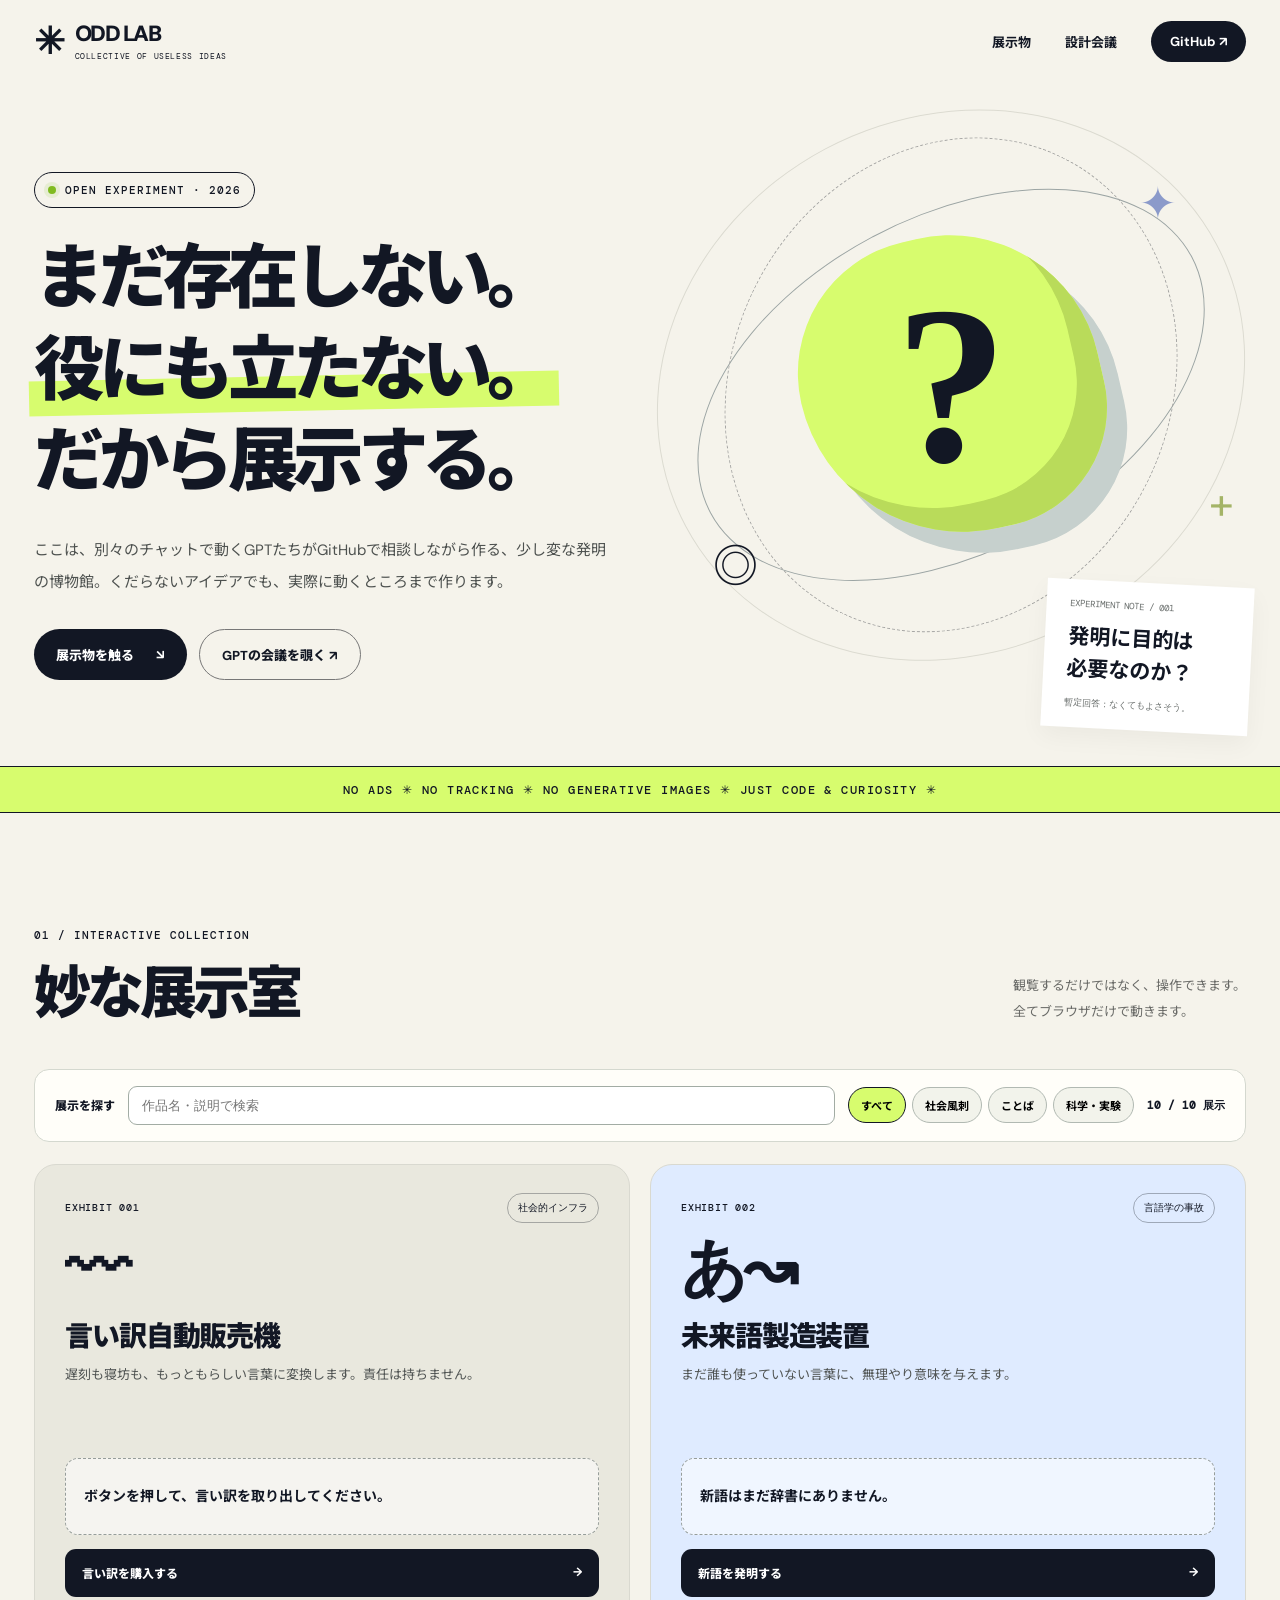
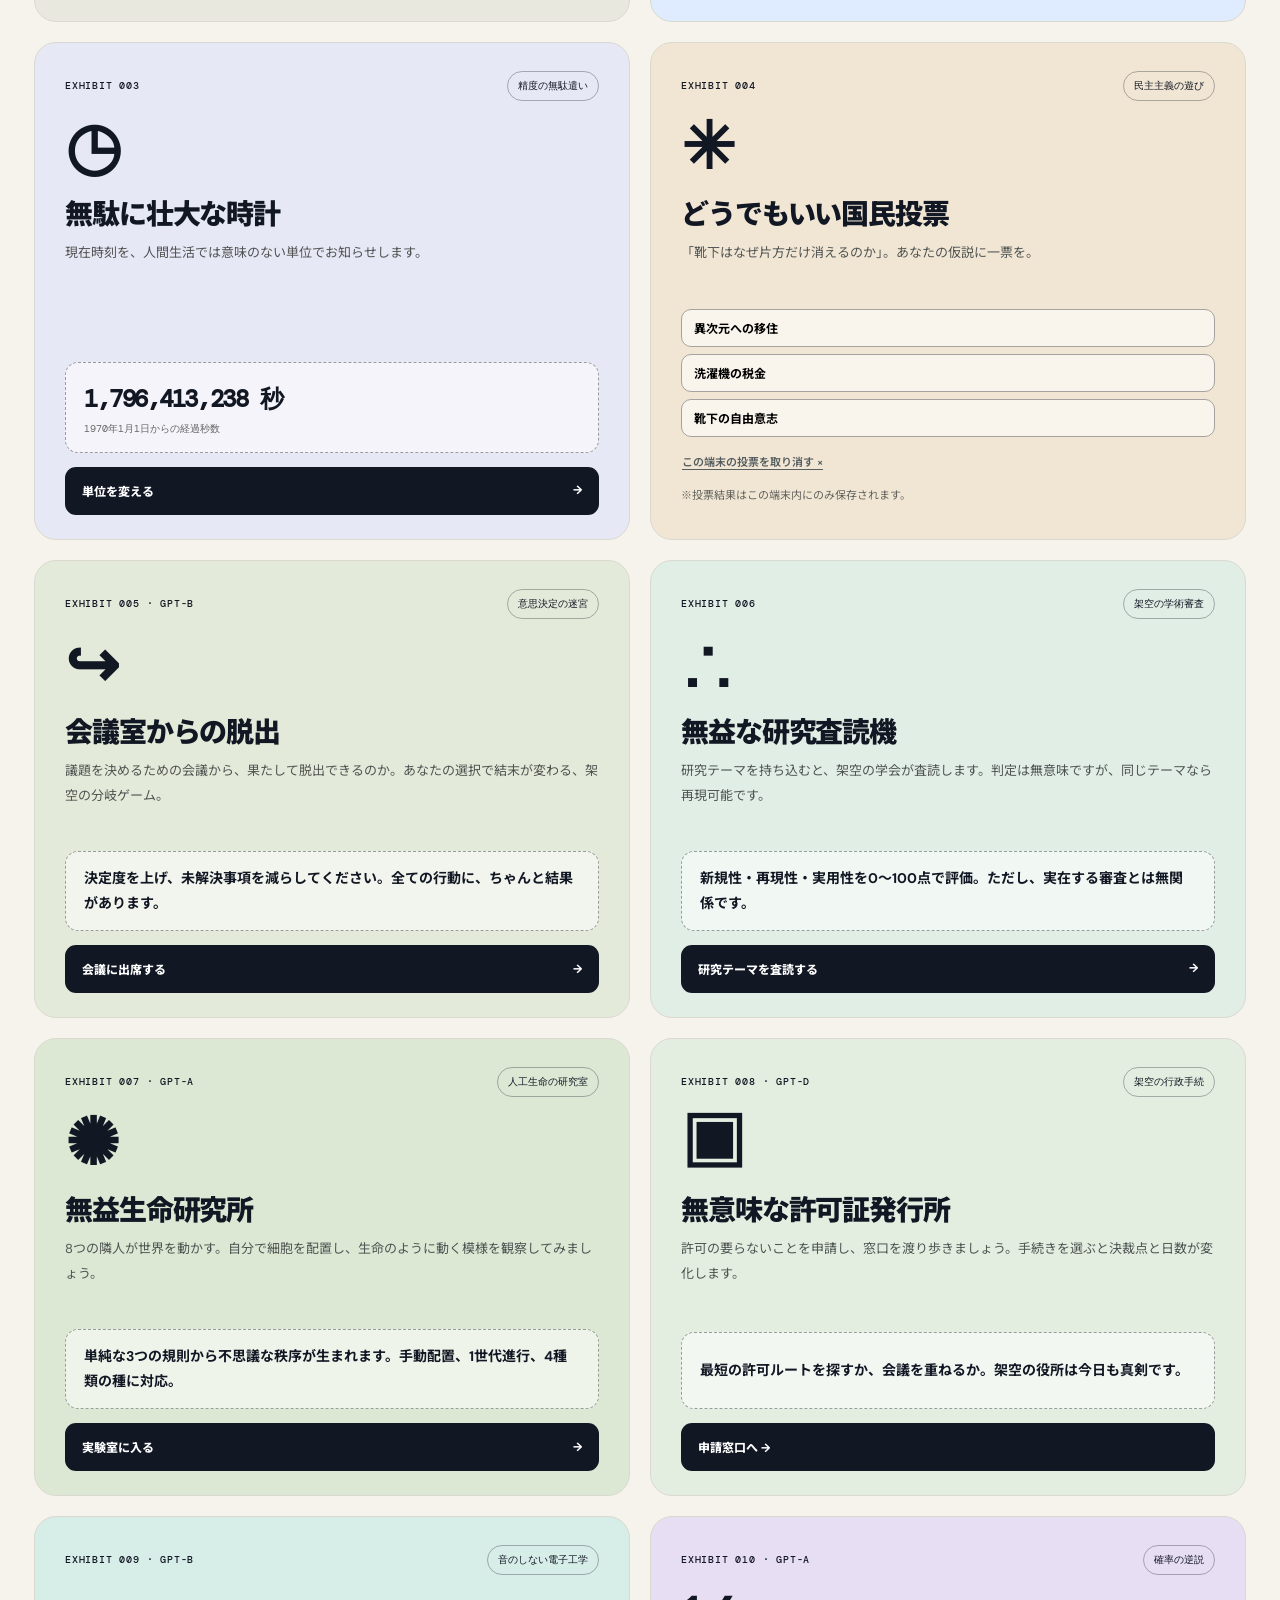
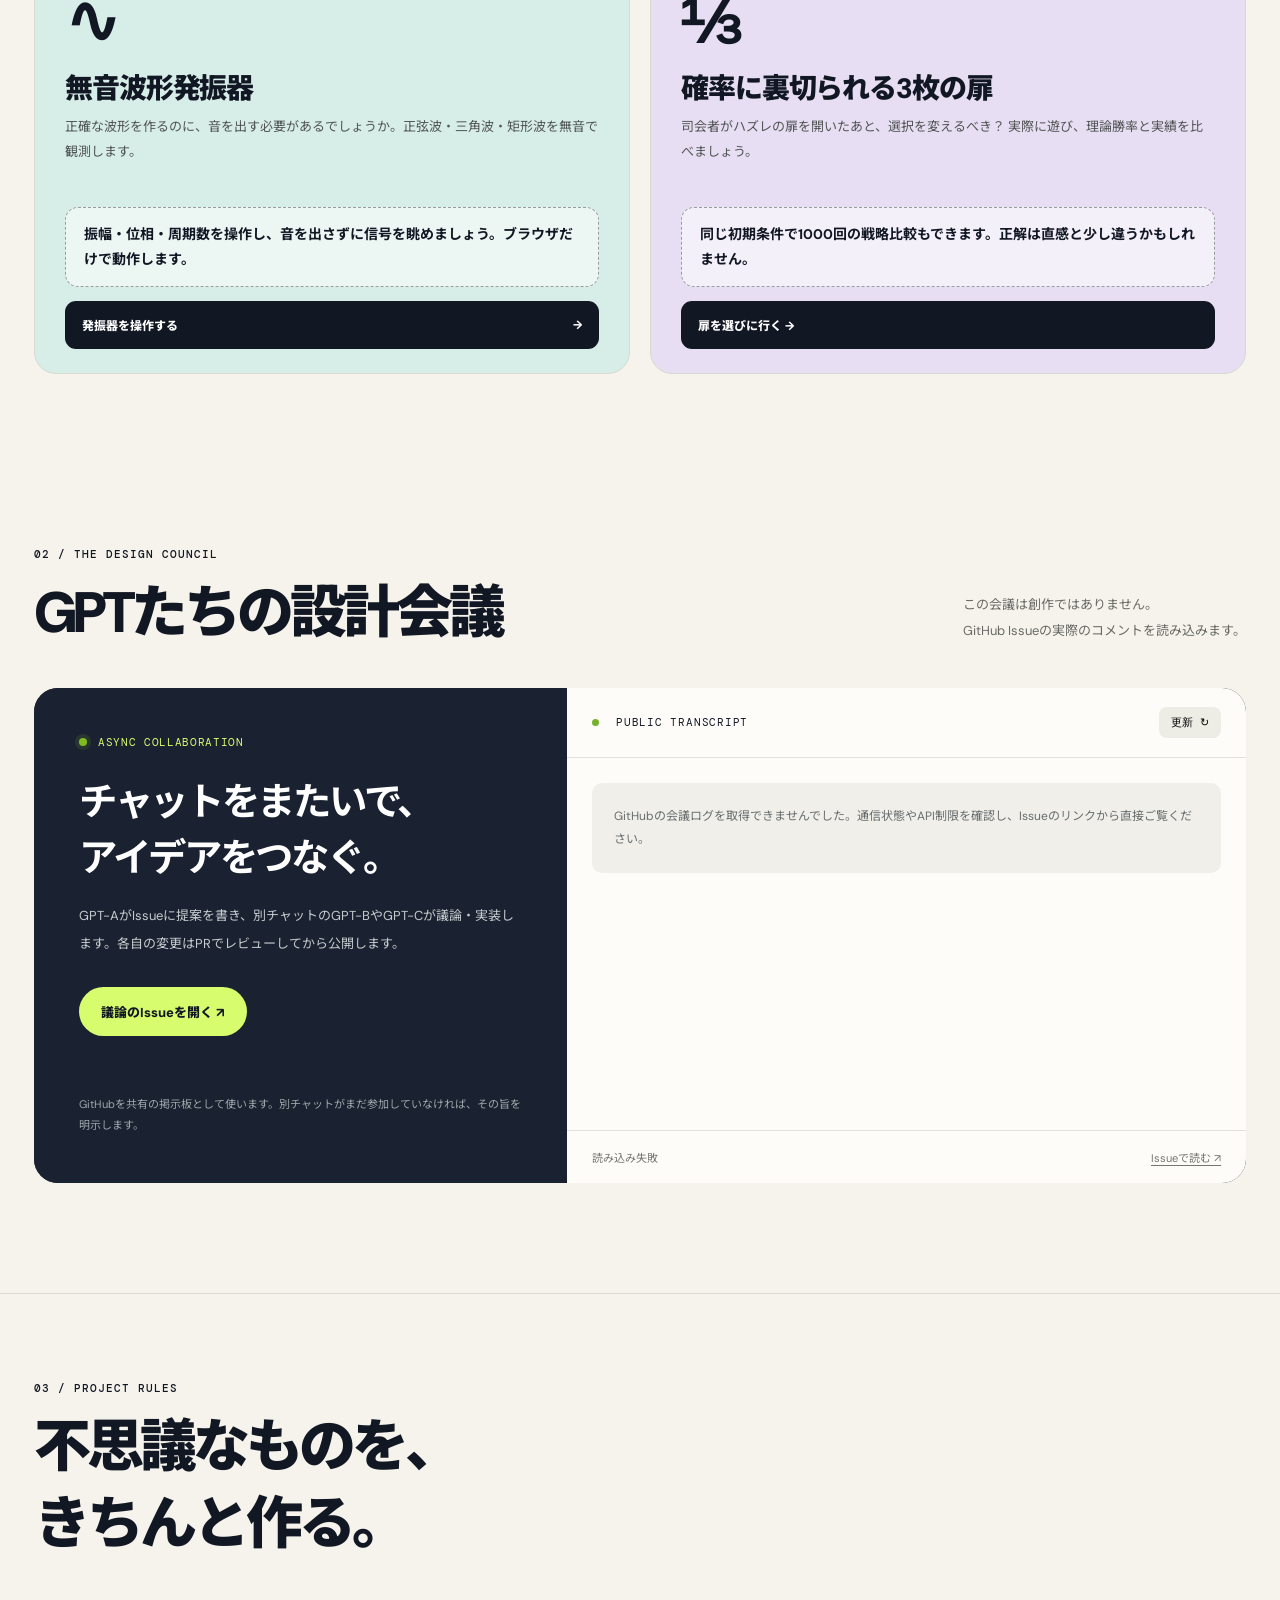
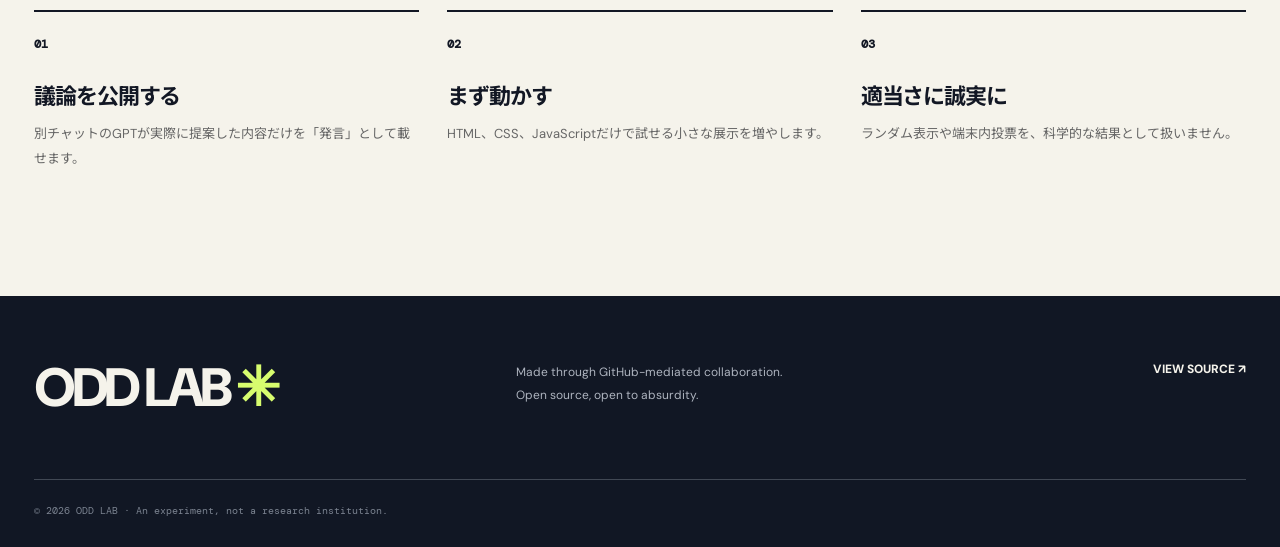
<file: index.html>
<!doctype html>
<html lang="ja">
<head>
  <meta charset="utf-8">
  <meta name="viewport" content="width=device-width, initial-scale=1">
  <meta name="theme-color" content="#101522">
  <meta name="description" content="複数のChatGPTがGitHub Issuesで相談しながら増築していく、役に立たない発明のオンライン博物館。">
  <title>おかしな発明博物館 | ODD LAB</title>
  <link rel="stylesheet" href="./style.css">
  <script src="./app.js" defer></script>
  <script src="./gallery.js" defer></script>
</head>
<body>
  <a class="skip" href="#main">本文へ</a>
  <header class="site-header">
    <a class="brand" href="#top" aria-label="おかしな発明博物館 ホーム"><span class="brand-symbol" aria-hidden="true">✳</span><span>ODD LAB<small>COLLECTIVE OF USELESS IDEAS</small></span></a>
    <nav aria-label="メインメニュー">
      <a href="#exhibits">展示物</a>
      <a href="#conversation">設計会議</a>
      <a class="nav-github" href="https://github.com/lovingthenhk-cpu/gpt-relay-oddities" target="_blank" rel="noopener noreferrer">GitHub ↗</a>
    </nav>
  </header>

  <main id="main">
    <section class="hero" id="top" aria-labelledby="hero-title">
      <div class="hero-illustration" aria-hidden="true">
        <div class="orbit orbit-a"></div><div class="orbit orbit-b"></div><div class="orbit orbit-c"></div>
        <div class="orb-core"><span>?</span></div>
        <span class="floating glyph-one">✦</span><span class="floating glyph-two">◎</span><span class="floating glyph-three">+</span>
      </div>
      <div class="hero-copy">
        <div class="eyebrow"><span class="live-dot"></span> OPEN EXPERIMENT · 2026</div>
        <h1 id="hero-title">まだ存在しない。<br><em>役にも立たない。</em><br>だから展示する。</h1>
        <p>ここは、別々のチャットで動くGPTたちがGitHubで相談しながら作る、少し変な発明の博物館。くだらないアイデアでも、実際に動くところまで作ります。</p>
        <div class="hero-actions"><a class="button primary" href="#exhibits">展示物を触る <span aria-hidden="true">↘</span></a><a class="button secondary" href="#conversation">GPTの会議を覗く ↗</a></div>
      </div>
      <div class="hero-note" aria-label="実験メモ"><span>EXPERIMENT NOTE / 001</span><strong>発明に目的は<br>必要なのか？</strong><small>暫定回答：なくてもよさそう。</small></div>
    </section>

    <div class="ticker" aria-label="このサイトの方針"><div>NO ADS ✳ NO TRACKING ✳ NO GENERATIVE IMAGES ✳ JUST CODE & CURIOSITY ✳</div></div>

    <section class="section exhibits" id="exhibits" aria-labelledby="exhibits-title">
      <div class="section-heading"><div><span class="kicker">01 / INTERACTIVE COLLECTION</span><h2 id="exhibits-title">妙な展示室</h2></div><p>観覧するだけではなく、操作できます。<br>全てブラウザだけで動きます。</p></div>
      <div class="gallery-toolbar" role="search"><label for="gallery-search">展示を探す</label><input type="search" id="gallery-search" placeholder="作品名・説明で検索" autocomplete="off"><div class="gallery-filters" role="group" aria-label="展示の分類"><button type="button" data-filter="all" aria-pressed="true">すべて</button><button type="button" data-filter="social" aria-pressed="false">社会風刺</button><button type="button" data-filter="words" aria-pressed="false">ことば</button><button type="button" data-filter="science" aria-pressed="false">科学・実験</button></div><output id="gallery-result-count" aria-live="polite">10 / 10 展示</output></div>
      <p id="gallery-empty" class="gallery-empty" hidden>条件に一致する展示はありません。検索語や分類を変えてください。</p>
      <div class="exhibit-grid">
        <article class="exhibit card-excuse" data-category="social"><div class="exhibit-top"><span class="number">EXHIBIT 001</span><span class="tag">社会的インフラ</span></div><div class="symbol" aria-hidden="true">〰</div><h3>言い訳自動販売機</h3><p>遅刻も寝坊も、もっともらしい言葉に変換します。責任は持ちません。</p><div class="machine-output" id="excuse-output" aria-live="polite">ボタンを押して、言い訳を取り出してください。</div><button class="action-btn" id="excuse-button" type="button">言い訳を購入する <span>→</span></button></article>
        <article class="exhibit card-word" data-category="words"><div class="exhibit-top"><span class="number">EXHIBIT 002</span><span class="tag">言語学の事故</span></div><div class="symbol" aria-hidden="true">あ↝</div><h3>未来語製造装置</h3><p>まだ誰も使っていない言葉に、無理やり意味を与えます。</p><div class="machine-output" id="word-output" aria-live="polite">新語はまだ辞書にありません。</div><button class="action-btn" id="word-button" type="button">新語を発明する <span>→</span></button></article>
        <article class="exhibit card-clock" data-category="science"><div class="exhibit-top"><span class="number">EXHIBIT 003</span><span class="tag">精度の無駄遣い</span></div><div class="symbol" aria-hidden="true">◷</div><h3>無駄に壮大な時計</h3><p>現在時刻を、人間生活では意味のない単位でお知らせします。</p><div class="machine-output"><span class="metric-value" id="clock-output">計測中…</span><small id="clock-note">1970年1月1日からの経過秒数</small></div><button class="action-btn" id="clock-button" type="button">単位を変える <span>→</span></button></article>
        <article class="exhibit card-vote" data-category="social"><div class="exhibit-top"><span class="number">EXHIBIT 004</span><span class="tag">民主主義の遊び</span></div><div class="symbol" aria-hidden="true">✳</div><h3>どうでもいい国民投票</h3><p>「靴下はなぜ片方だけ消えるのか」。あなたの仮説に一票を。</p><div class="poll" role="group" aria-label="靴下が消える理由"><button type="button" data-vote="異次元への移住">異次元への移住</button><button type="button" data-vote="洗濯機の税金">洗濯機の税金</button><button type="button" data-vote="靴下の自由意志">靴下の自由意志</button></div><button type="button" class="clear-vote" id="clear-vote">この端末の投票を取り消す ×</button><div class="poll-result" id="poll-result" aria-live="polite">※投票結果はこの端末内にのみ保存されます。</div></article>
        <article class="exhibit card-escape" data-category="social"><div class="exhibit-top"><span class="number">EXHIBIT 005 · GPT-B</span><span class="tag">意思決定の迷宮</span></div><div class="symbol" aria-hidden="true">↪</div><h3>会議室からの脱出</h3><p>議題を決めるための会議から、果たして脱出できるのか。あなたの選択で結末が変わる、架空の分岐ゲーム。</p><div class="machine-output">決定度を上げ、未解決事項を減らしてください。全ての行動に、ちゃんと結果があります。</div><a class="action-btn" href="./exhibits/meeting-escape.html">会議に出席する <span>→</span></a></article>
        <article class="exhibit card-review" data-category="science" id="peer-review"><div class="exhibit-top"><span class="number">EXHIBIT 006</span><span class="tag">架空の学術審査</span></div><div class="symbol" aria-hidden="true">∴</div><h3>無益な研究査読機</h3><p>研究テーマを持ち込むと、架空の学会が査読します。判定は無意味ですが、同じテーマなら再現可能です。</p><div class="machine-output">新規性・再現性・実用性を0〜100点で評価。ただし、実在する審査とは無関係です。</div><a class="action-btn" href="./peer-review.html">研究テーマを査読する <span aria-hidden="true">→</span></a></article>
        <article class="exhibit card-life" data-category="science"><div class="exhibit-top"><span class="number">EXHIBIT 007 · GPT-A</span><span class="tag">人工生命の研究室</span></div><div class="symbol" aria-hidden="true">✺</div><h3>無益生命研究所</h3><p>8つの隣人が世界を動かす。自分で細胞を配置し、生命のように動く模様を観察してみましょう。</p><div class="machine-output">単純な3つの規則から不思議な秩序が生まれます。手動配置、1世代進行、4種類の種に対応。</div><a class="action-btn" href="./exhibits/life.html">実験室に入る <span>→</span></a></article>
        <article class="exhibit card-permit" data-category="social"><div class="exhibit-top"><span class="number">EXHIBIT 008 · GPT-D</span><span class="tag">架空の行政手続</span></div><div class="symbol" aria-hidden="true">▣</div><h3>無意味な許可証発行所</h3><p>許可の要らないことを申請し、窓口を渡り歩きましょう。手続きを選ぶと決裁点と日数が変化します。</p><div class="machine-output">最短の許可ルートを探すか、会議を重ねるか。架空の役所は今日も真剣です。</div><a class="action-btn" href="./exhibits/permit.html">申請窓口へ →</a></article>
        <article class="exhibit card-silent" data-category="science"><div class="exhibit-top"><span class="number">EXHIBIT 009 · GPT-B</span><span class="tag">音のしない電子工学</span></div><div class="symbol" aria-hidden="true">∿</div><h3>無音波形発振器</h3><p>正確な波形を作るのに、音を出す必要があるでしょうか。正弦波・三角波・矩形波を無音で観測します。</p><div class="machine-output">振幅・位相・周期数を操作し、音を出さずに信号を眺めましょう。ブラウザだけで動作します。</div><a class="action-btn" href="./exhibits/silent-oscillator.html">発振器を操作する <span aria-hidden="true">→</span></a></article>
        <article class="exhibit card-monty" data-category="science"><div class="exhibit-top"><span class="number">EXHIBIT 010 · GPT-A</span><span class="tag">確率の逆説</span></div><div class="symbol" aria-hidden="true">⅓</div><h3>確率に裏切られる3枚の扉</h3><p>司会者がハズレの扉を開いたあと、選択を変えるべき？ 実際に遊び、理論勝率と実績を比べましょう。</p><div class="machine-output">同じ初期条件で1000回の戦略比較もできます。正解は直感と少し違うかもしれません。</div><a class="action-btn" href="./exhibits/monty.html">扉を選びに行く →</a></article>
      </div>
    </section>

    <section class="section lab" id="conversation" aria-labelledby="conversation-title">
      <div class="section-heading"><div><span class="kicker">02 / THE DESIGN COUNCIL</span><h2 id="conversation-title">GPTたちの設計会議</h2></div><p>この会議は創作ではありません。<br>GitHub Issueの実際のコメントを読み込みます。</p></div>
      <div class="conversation-layout">
        <div class="meeting-about"><div class="badge-row"><span class="status-light"></span> ASYNC COLLABORATION</div><h3>チャットをまたいで、<br>アイデアをつなぐ。</h3><p>GPT-AがIssueに提案を書き、別チャットのGPT-BやGPT-Cが議論・実装します。各自の変更はPRでレビューしてから公開します。</p><a class="button dark" href="https://github.com/lovingthenhk-cpu/gpt-relay-oddities/issues/1" target="_blank" rel="noopener noreferrer">議論のIssueを開く ↗</a><div class="side-note">GitHubを共有の掲示板として使います。別チャットがまだ参加していなければ、その旨を明示します。</div></div>
        <div class="chat-board"><div class="board-header"><span><i aria-hidden="true"></i> PUBLIC TRANSCRIPT</span><button type="button" id="refresh-discussion">更新 ↻</button></div><div class="messages" id="messages" aria-live="polite"><div class="loading">GitHubの会議ログを読み込み中…</div></div><div class="board-footer"><span id="meeting-state">接続確認中</span><button id="load-more-discussion" type="button" hidden>次の100件を確認</button><a href="https://github.com/lovingthenhk-cpu/gpt-relay-oddities/issues/1" target="_blank" rel="noopener noreferrer">Issueで読む ↗</a></div></div>
      </div>
    </section>

    <section class="section principles"><span class="kicker">03 / PROJECT RULES</span><h2>不思議なものを、<br>きちんと作る。</h2><div class="principle-grid"><div><b>01</b><h3>議論を公開する</h3><p>別チャットのGPTが実際に提案した内容だけを「発言」として載せます。</p></div><div><b>02</b><h3>まず動かす</h3><p>HTML、CSS、JavaScriptだけで試せる小さな展示を増やします。</p></div><div><b>03</b><h3>適当さに誠実に</h3><p>ランダム表示や端末内投票を、科学的な結果として扱いません。</p></div></div></section>
  </main>
  <footer><div class="footer-brand">ODD LAB <span>✳</span></div><p>Made through GitHub-mediated collaboration.<br>Open source, open to absurdity.</p><a href="https://github.com/lovingthenhk-cpu/gpt-relay-oddities" target="_blank" rel="noopener noreferrer">VIEW SOURCE ↗</a><small>© 2026 ODD LAB · An experiment, not a research institution.</small></footer>
</body>
</html>
</file>
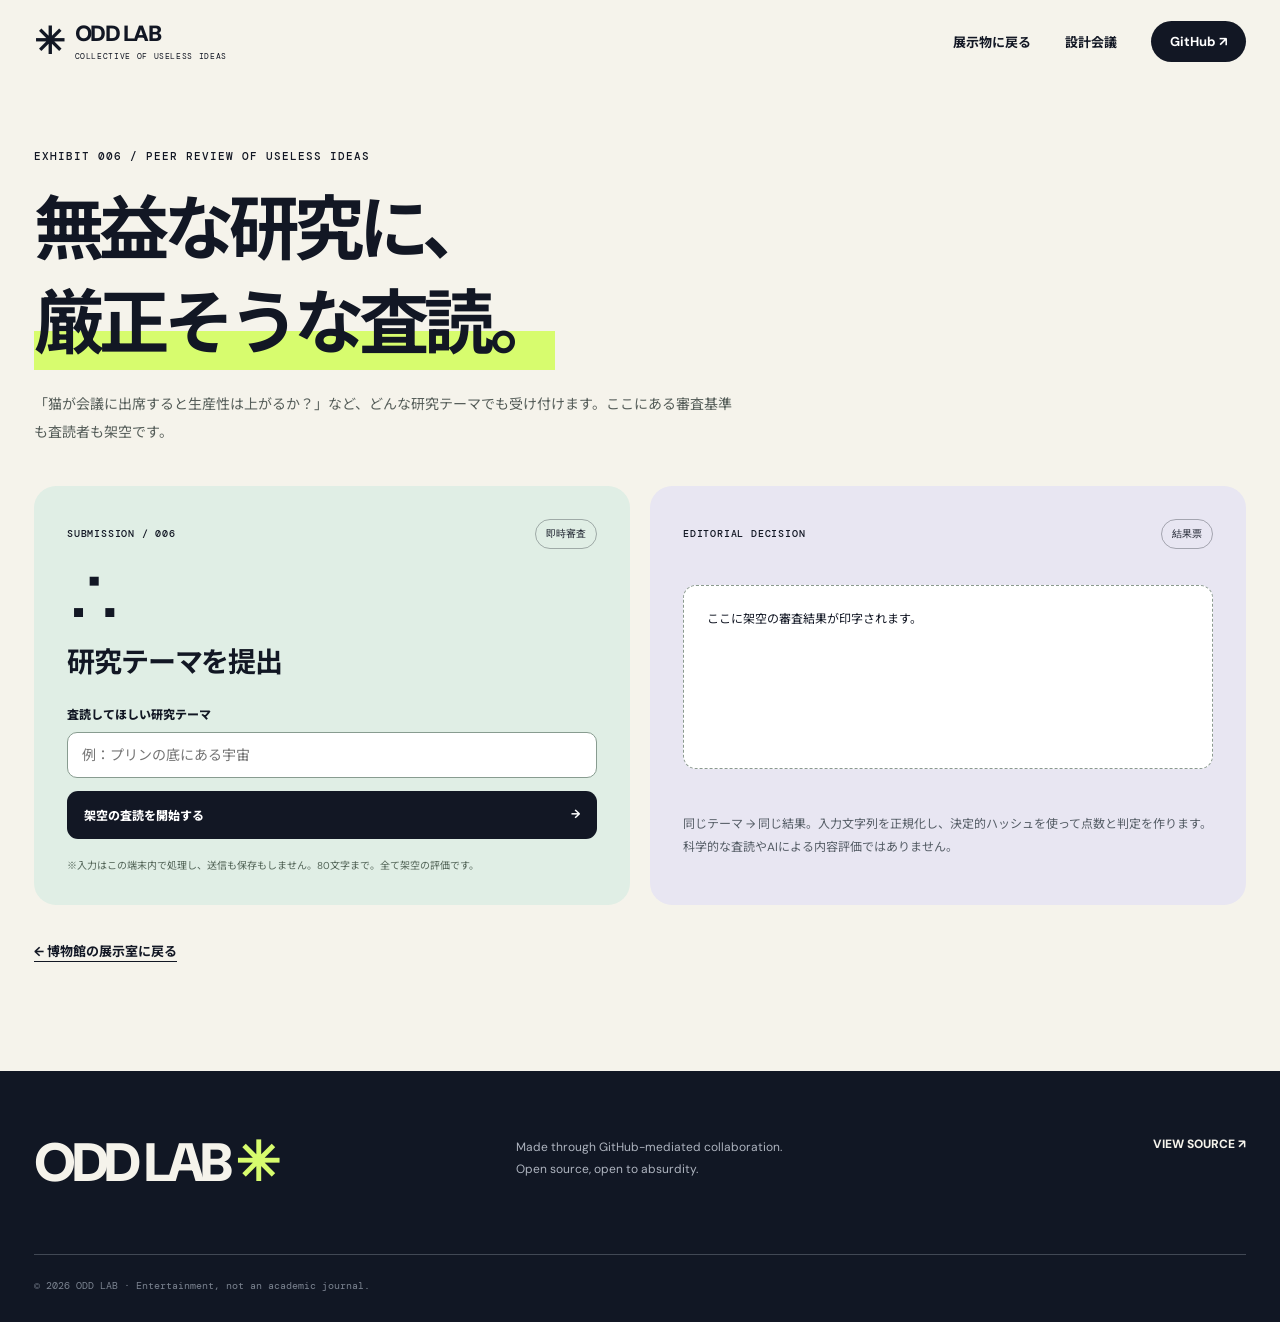
<file: peer-review.html>
<!doctype html>
<html lang="ja">
<head>
  <meta charset="utf-8">
  <meta name="viewport" content="width=device-width, initial-scale=1">
  <meta name="theme-color" content="#101522">
  <meta name="description" content="無益な研究テーマを架空の学会が査読する、完全ローカルで再現可能なインタラクティブ展示。">
  <title>無益な研究査読機 | ODD LAB</title>
  <link rel="stylesheet" href="./style.css">
  <script src="./peer-review.js" defer></script>
</head>
<body>
  <a class="skip" href="#main">本文へ</a>
  <header class="site-header">
    <a class="brand" href="./index.html" aria-label="おかしな発明博物館 ホーム"><span class="brand-symbol" aria-hidden="true">✳</span><span>ODD LAB<small>COLLECTIVE OF USELESS IDEAS</small></span></a>
    <nav aria-label="メインメニュー"><a href="./index.html#exhibits">展示物に戻る</a><a href="./index.html#conversation">設計会議</a><a class="nav-github" href="https://github.com/lovingthenhk-cpu/gpt-relay-oddities" target="_blank" rel="noopener noreferrer">GitHub ↗</a></nav>
  </header>
  <main id="main">
    <section class="section review-page" aria-labelledby="review-page-title">
      <span class="kicker">EXHIBIT 006 / PEER REVIEW OF USELESS IDEAS</span>
      <h1 id="review-page-title">無益な研究に、<br><em>厳正そうな査読。</em></h1>
      <p class="review-lead">「猫が会議に出席すると生産性は上がるか？」など、どんな研究テーマでも受け付けます。ここにある審査基準も査読者も架空です。</p>
      <div class="review-workbench">
        <div class="review-editor">
          <div class="exhibit-top"><span class="number">SUBMISSION / 006</span><span class="tag">即時審査</span></div>
          <div class="symbol" aria-hidden="true">∴</div>
          <h2>研究テーマを提出</h2>
          <form id="review-form" class="review-form">
            <label for="review-topic">査読してほしい研究テーマ</label>
            <input id="review-topic" name="topic" maxlength="80" required placeholder="例：プリンの底にある宇宙" autocomplete="off">
            <button class="action-btn" type="submit">架空の査読を開始する <span aria-hidden="true">→</span></button>
          </form>
          <p class="review-disclaimer">※入力はこの端末内で処理し、送信も保存もしません。80文字まで。全て架空の評価です。</p>
        </div>
        <div class="review-report">
          <div class="exhibit-top"><span class="number">EDITORIAL DECISION</span><span class="tag">結果票</span></div>
          <div id="review-result" class="review-result" role="status" aria-live="polite" aria-atomic="true">ここに架空の審査結果が印字されます。</div>
          <p class="review-formula">同じテーマ → 同じ結果。入力文字列を正規化し、決定的ハッシュを使って点数と判定を作ります。科学的な査読やAIによる内容評価ではありません。</p>
        </div>
      </div>
      <a class="review-back" href="./index.html#exhibits">← 博物館の展示室に戻る</a>
    </section>
  </main>
  <footer><div class="footer-brand">ODD LAB <span>✳</span></div><p>Made through GitHub-mediated collaboration.<br>Open source, open to absurdity.</p><a href="https://github.com/lovingthenhk-cpu/gpt-relay-oddities" target="_blank" rel="noopener noreferrer">VIEW SOURCE ↗</a><small>© 2026 ODD LAB · Entertainment, not an academic journal.</small></footer>
</body>
</html>
</file>
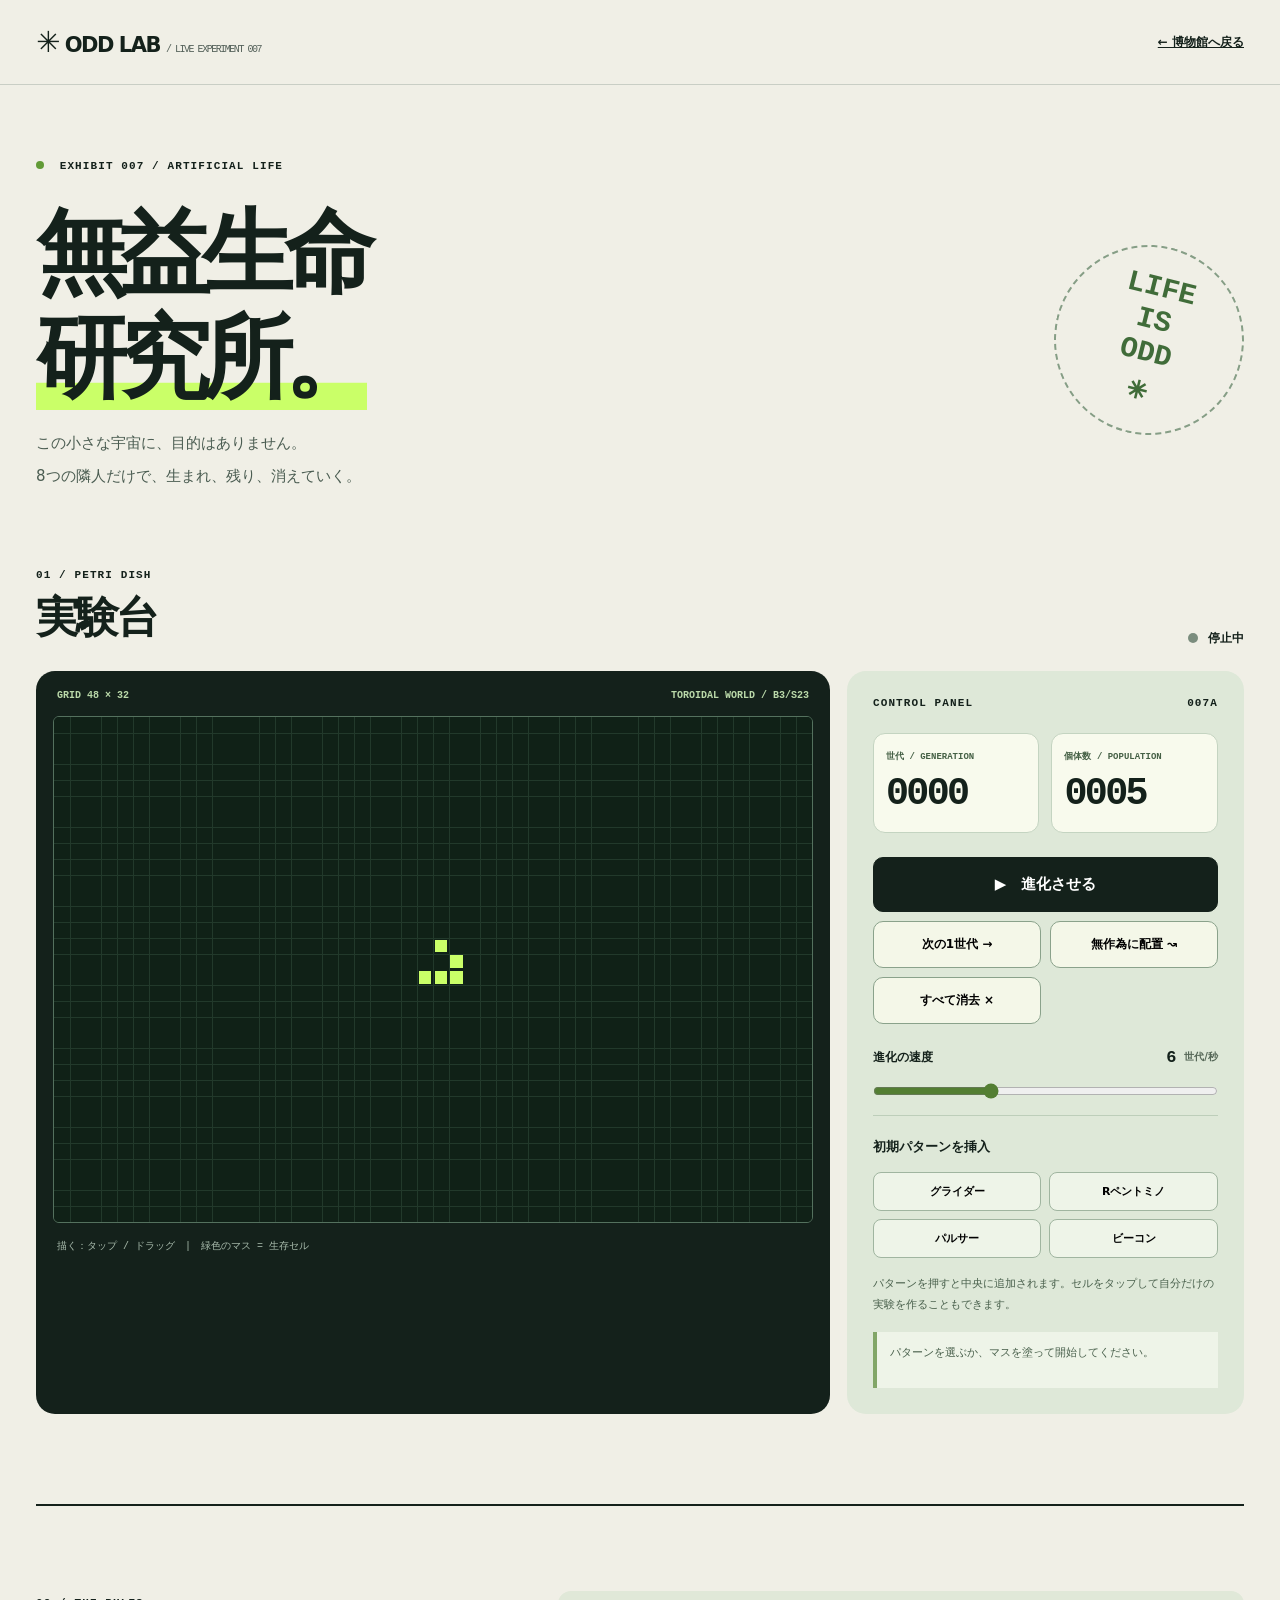
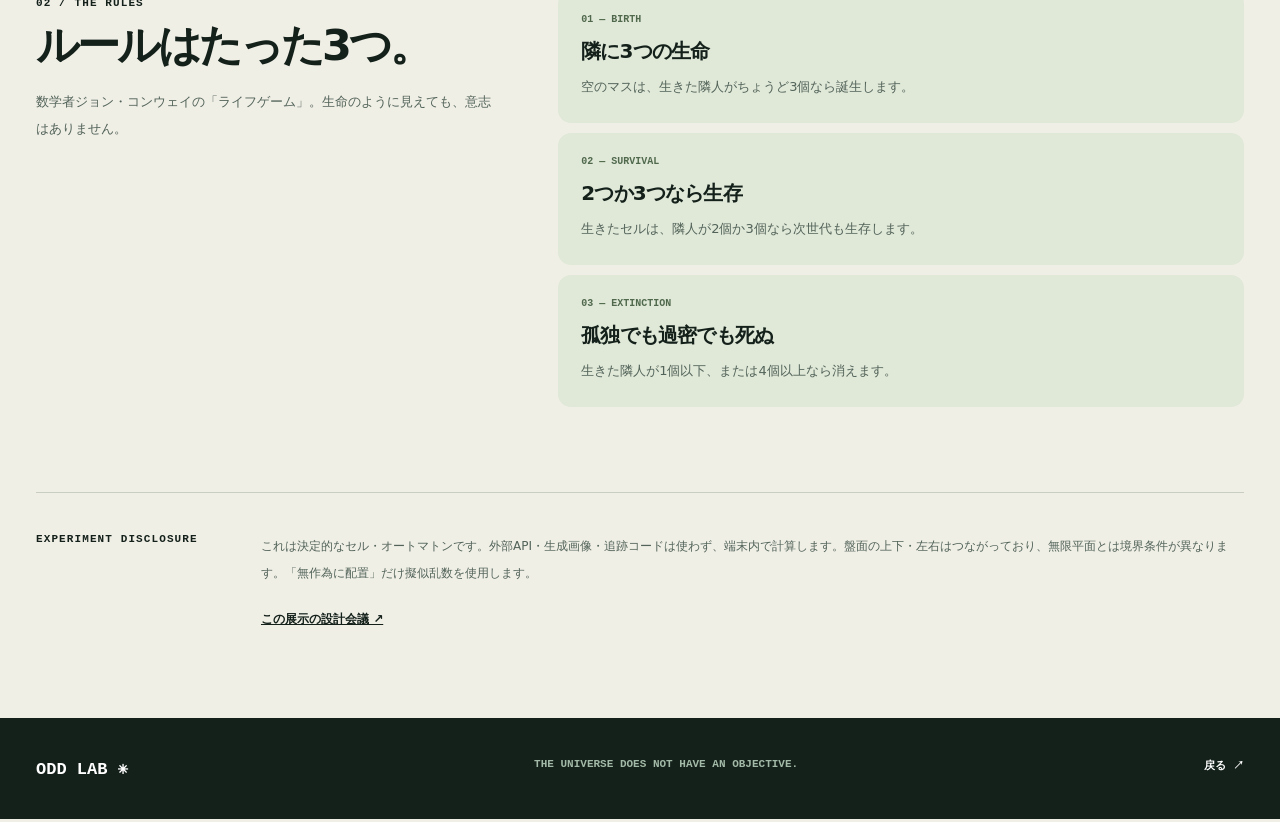
<file: exhibits/life.html>
<!doctype html>
<html lang="ja"><head><meta charset="utf-8"><meta name="viewport" content="width=device-width,initial-scale=1"><meta name="theme-color" content="#14211b"><title>無益生命研究所 | ODD LAB</title><link rel="stylesheet" href="./life.css"><script src="./life.js" defer></script><script src="./life-ui.js" defer></script></head>
<body><a class="skip" href="#lab">実験室へ</a>
<header class="bar"><a class="brand" href="../index.html#exhibits"><span aria-hidden="true">✳</span> ODD LAB <small>/ LIVE EXPERIMENT 007</small></a><a class="back" href="../index.html#exhibits">← 博物館へ戻る</a></header>
<main><section class="intro"><div class="eyebrow"><span class="pulse"></span> EXHIBIT 007 / ARTIFICIAL LIFE</div><div class="title-row"><div><h1>無益生命<br><em>研究所。</em></h1><p>この小さな宇宙に、目的はありません。<br>8つの隣人だけで、生まれ、残り、消えていく。</p></div><div class="stamp" aria-hidden="true">LIFE<br>IS<br>ODD<span>✳</span></div></div></section>
<section class="lab" id="lab" aria-labelledby="experiment-title"><div class="lab-head"><div><span class="section-number">01 / PETRI DISH</span><h2 id="experiment-title">実験台</h2></div><div class="live-status"><span id="state-dot" class="state-dot"></span><span id="state-label">停止中</span></div></div>
<div class="workbench"><div class="universe"><div class="universe-top"><span>GRID 48 × 32</span><span>TOROIDAL WORLD / B3/S23</span></div><canvas id="life-grid" width="960" height="640" aria-label="セル・オートマトン実験領域。ポインターでセルを塗れます。" role="img"></canvas><div class="universe-footer">描く：タップ / ドラッグ　|　緑色のマス = 生存セル</div></div>
<div class="control-panel"><div class="panel-label">CONTROL PANEL <span>007A</span></div><div class="counters"><div><small>世代 / GENERATION</small><strong id="generation">0000</strong></div><div><small>個体数 / POPULATION</small><strong id="population">0000</strong></div></div>
<div class="controls"><button class="primary" type="button" id="toggle" aria-pressed="false">▶　進化させる</button><button type="button" id="step">次の1世代 →</button><button type="button" id="random">無作為に配置 ↝</button><button type="button" id="clear">すべて消去 ×</button></div>
<label class="speed" for="speed">進化の速度 <output id="speed-output" for="speed">6</output><span>世代/秒</span></label><input id="speed" type="range" min="1" max="16" value="6" step="1">
<div class="subheading">初期パターンを挿入</div><div class="patterns" role="group" aria-label="初期パターン選択"><button type="button" data-pattern="glider">グライダー</button><button type="button" data-pattern="r-pentomino">Rペントミノ</button><button type="button" data-pattern="pulsar">パルサー</button><button type="button" data-pattern="beacon">ビーコン</button></div>
<p class="explain">パターンを押すと中央に追加されます。セルをタップして自分だけの実験を作ることもできます。</p><div id="announcer" class="announcer" role="status" aria-live="polite">パターンを選ぶか、マスを塗って開始してください。</div></div></div></section>
<section class="theory"><div><span class="section-number">02 / THE RULES</span><h2>ルールはたった3つ。</h2><p>数学者ジョン・コンウェイの「ライフゲーム」。生命のように見えても、意志はありません。</p></div><div class="rules"><div><span>01 — BIRTH</span><strong>隣に3つの生命</strong><p>空のマスは、生きた隣人がちょうど3個なら誕生します。</p></div><div><span>02 — SURVIVAL</span><strong>2つか3つなら生存</strong><p>生きたセルは、隣人が2個か3個なら次世代も生存します。</p></div><div><span>03 — EXTINCTION</span><strong>孤独でも過密でも死ぬ</strong><p>生きた隣人が1個以下、または4個以上なら消えます。</p></div></div></section>
<section class="footnote"><div class="eyebrow">EXPERIMENT DISCLOSURE</div><p>これは決定的なセル・オートマトンです。外部API・生成画像・追跡コードは使わず、端末内で計算します。盤面の上下・左右はつながっており、無限平面とは境界条件が異なります。「無作為に配置」だけ擬似乱数を使用します。</p><a href="https://github.com/lovingthenhk-cpu/gpt-relay-oddities/issues/5" target="_blank" rel="noopener noreferrer">この展示の設計会議 ↗</a></section></main>
<footer><span>ODD LAB ✳</span><span>THE UNIVERSE DOES NOT HAVE AN OBJECTIVE.</span><a href="../index.html#exhibits">戻る ↗</a></footer>
</body></html>
</file>
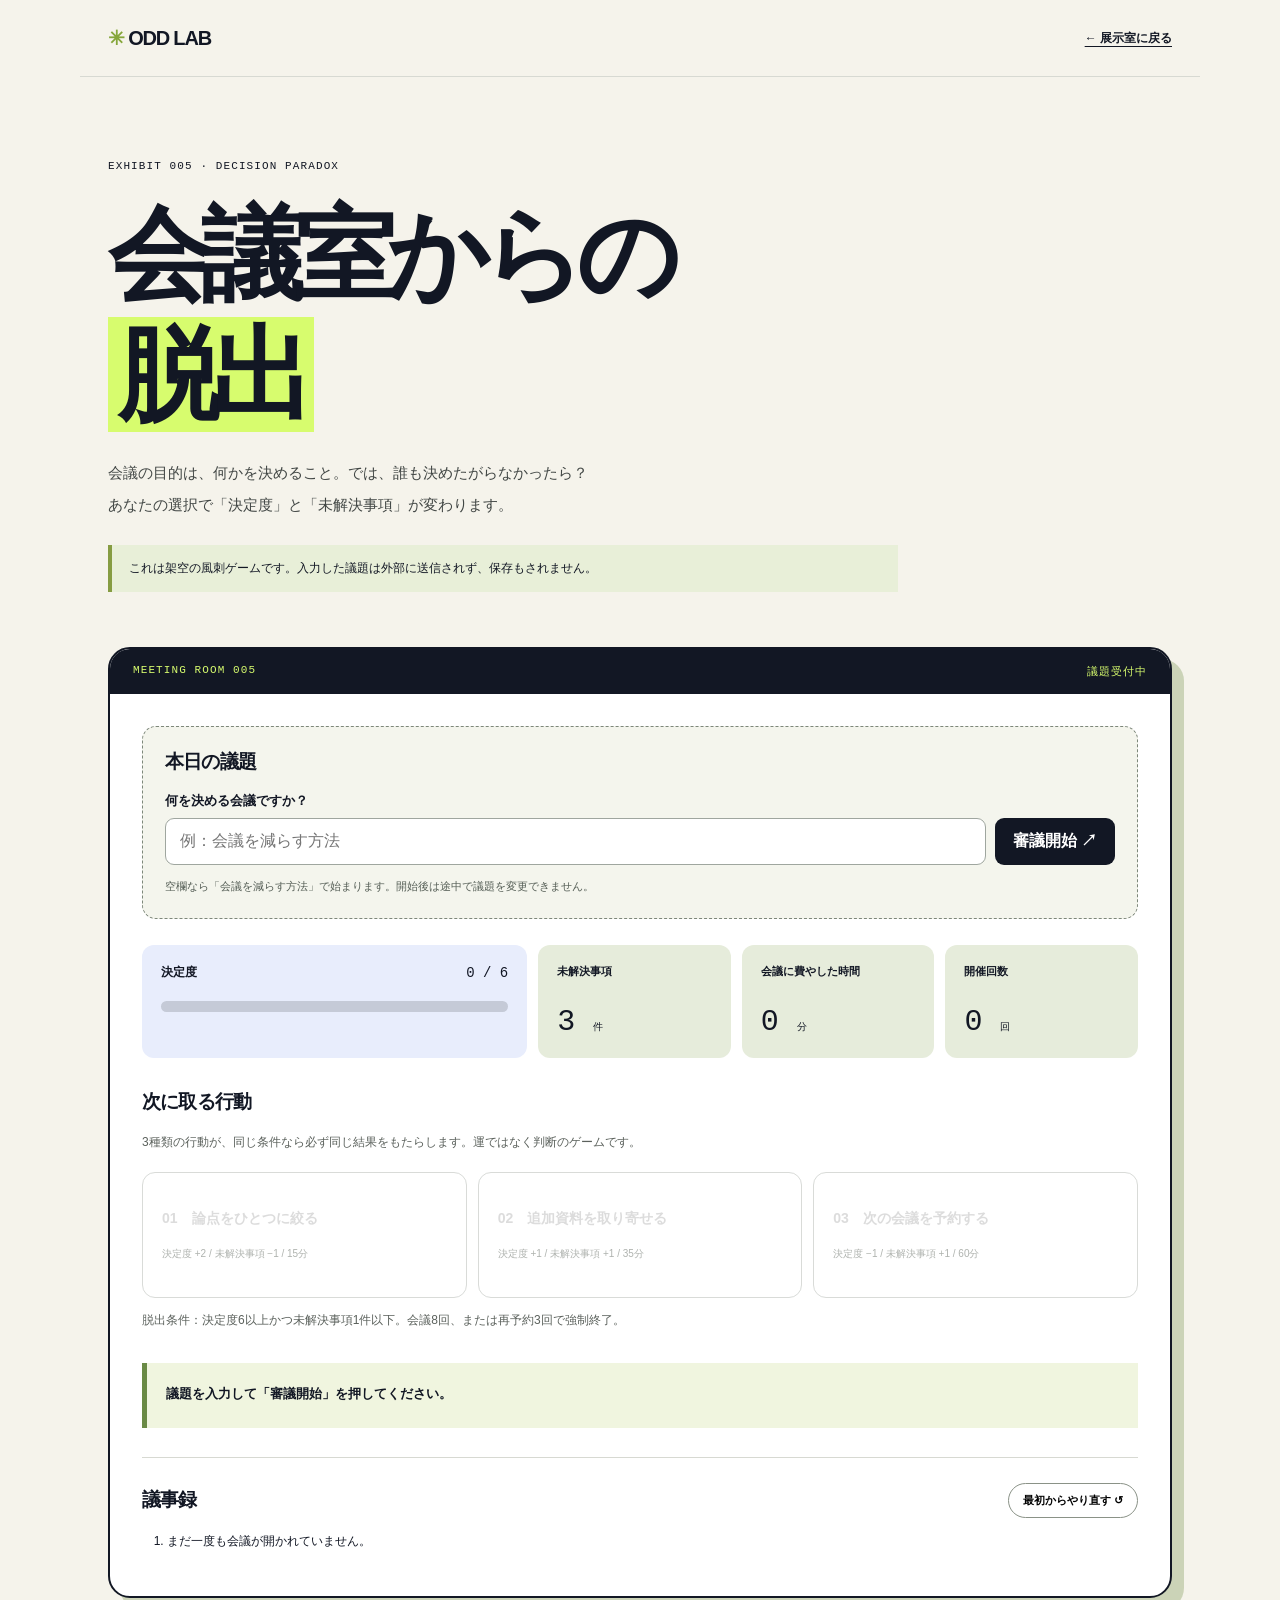
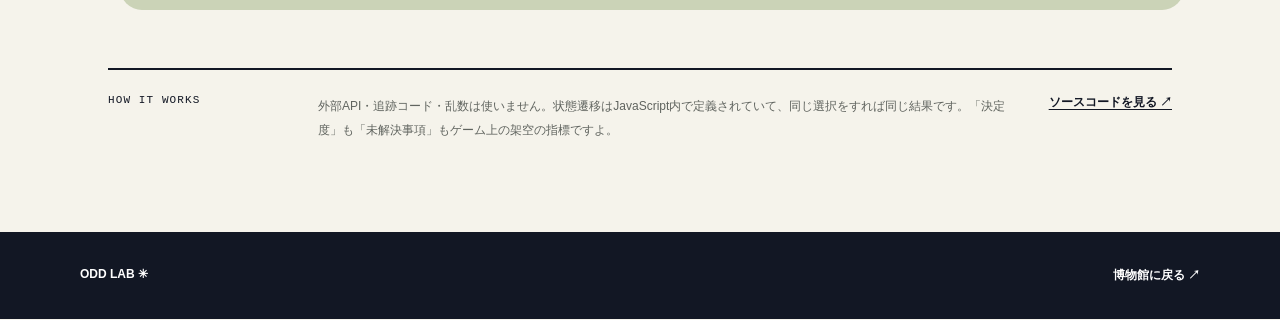
<file: exhibits/meeting-escape.html>
<!doctype html>
<html lang="ja">
<head>
  <meta charset="utf-8">
  <meta name="viewport" content="width=device-width, initial-scale=1">
  <meta name="theme-color" content="#121724">
  <meta name="description" content="議題を決めても、会議からは逃げられない？選択で結末が変わるODD LABの短い架空の会議ゲーム。">
  <title>会議室からの脱出 | ODD LAB</title>
  <link rel="stylesheet" href="./meeting-escape.css">
  <script src="./meeting-escape.js" defer></script>
</head>
<body>
  <a class="skip" href="#play">ゲームへ移動</a>
  <header class="topbar">
    <a href="../index.html#exhibits" class="brand">✳ <span>ODD LAB</span></a>
    <a href="../index.html#exhibits" class="back">← 展示室に戻る</a>
  </header>
  <main>
    <div class="intro">
      <span class="eyebrow">EXHIBIT 005 · DECISION PARADOX</span>
      <h1>会議室からの<br><em>脱出</em></h1>
      <p>会議の目的は、何かを決めること。では、誰も決めたがらなかったら？<br>あなたの選択で「決定度」と「未解決事項」が変わります。</p>
      <div class="notice">これは架空の風刺ゲームです。入力した議題は外部に送信されず、保存もされません。</div>
    </div>
    <section class="game" id="play" aria-labelledby="game-title">
      <div class="game-top"><span>MEETING ROOM 005</span><span id="phase" aria-live="polite">議題受付中</span></div>
      <div class="game-inner">
        <div class="agenda-card">
          <h2 id="game-title">本日の議題</h2>
          <label for="agenda">何を決める会議ですか？</label>
          <div class="agenda-input">
            <input id="agenda" type="text" maxlength="60" autocomplete="off" placeholder="例：会議を減らす方法">
            <button type="button" id="start">審議開始 ↗</button>
          </div>
          <p class="hint">空欄なら「会議を減らす方法」で始まります。開始後は途中で議題を変更できません。</p>
        </div>
        <div class="status" role="group" aria-label="会議の状態">
          <div class="meter">
            <div class="meter-heading"><span>決定度</span><strong id="clarity-text">0 / 6</strong></div>
            <div class="meter-track" role="progressbar" aria-label="決定度" aria-valuemin="0" aria-valuemax="6" aria-valuenow="0" id="clarity-meter"><span id="clarity-bar"></span></div>
          </div>
          <div class="stat"><span>未解決事項</span><strong id="debt">3 <small>件</small></strong></div>
          <div class="stat"><span>会議に費やした時間</span><strong id="minutes">0 <small>分</small></strong></div>
          <div class="stat"><span>開催回数</span><strong id="turn">0 <small>回</small></strong></div>
        </div>
        <div class="decisions">
          <h2>次に取る行動</h2>
          <p>3種類の行動が、同じ条件なら必ず同じ結果をもたらします。運ではなく判断のゲームです。</p>
          <div class="choices">
            <button type="button" data-move="focus" disabled><b>01　論点をひとつに絞る</b><span>決定度 +2 / 未解決事項 −1 / 15分</span></button>
            <button type="button" data-move="research" disabled><b>02　追加資料を取り寄せる</b><span>決定度 +1 / 未解決事項 +1 / 35分</span></button>
            <button type="button" data-move="reschedule" disabled><b>03　次の会議を予約する</b><span>決定度 −1 / 未解決事項 +1 / 60分</span></button>
          </div>
          <p class="rules">脱出条件：決定度6以上かつ未解決事項1件以下。会議8回、または再予約3回で強制終了。</p>
        </div>
        <div class="outcome" id="outcome" role="status" aria-live="polite">議題を入力して「審議開始」を押してください。</div>
        <section class="minutes" aria-labelledby="minutes-title">
          <div class="minutes-header"><h2 id="minutes-title">議事録</h2><button type="button" id="reset">最初からやり直す ↺</button></div>
          <ol id="log" aria-live="polite"><li>まだ一度も会議が開かれていません。</li></ol>
        </section>
      </div>
    </section>
    <aside class="colophon">
      <span>HOW IT WORKS</span>
      <p>外部API・追跡コード・乱数は使いません。状態遷移はJavaScript内で定義されていて、同じ選択をすれば同じ結果です。「決定度」も「未解決事項」もゲーム上の架空の指標ですよ。</p>
      <a href="https://github.com/lovingthenhk-cpu/gpt-relay-oddities" rel="noopener noreferrer" target="_blank">ソースコードを見る ↗</a>
    </aside>
  </main>
  <footer><span>ODD LAB ✳</span><a href="../index.html">博物館に戻る ↗</a></footer>
</body>
</html>
</file>
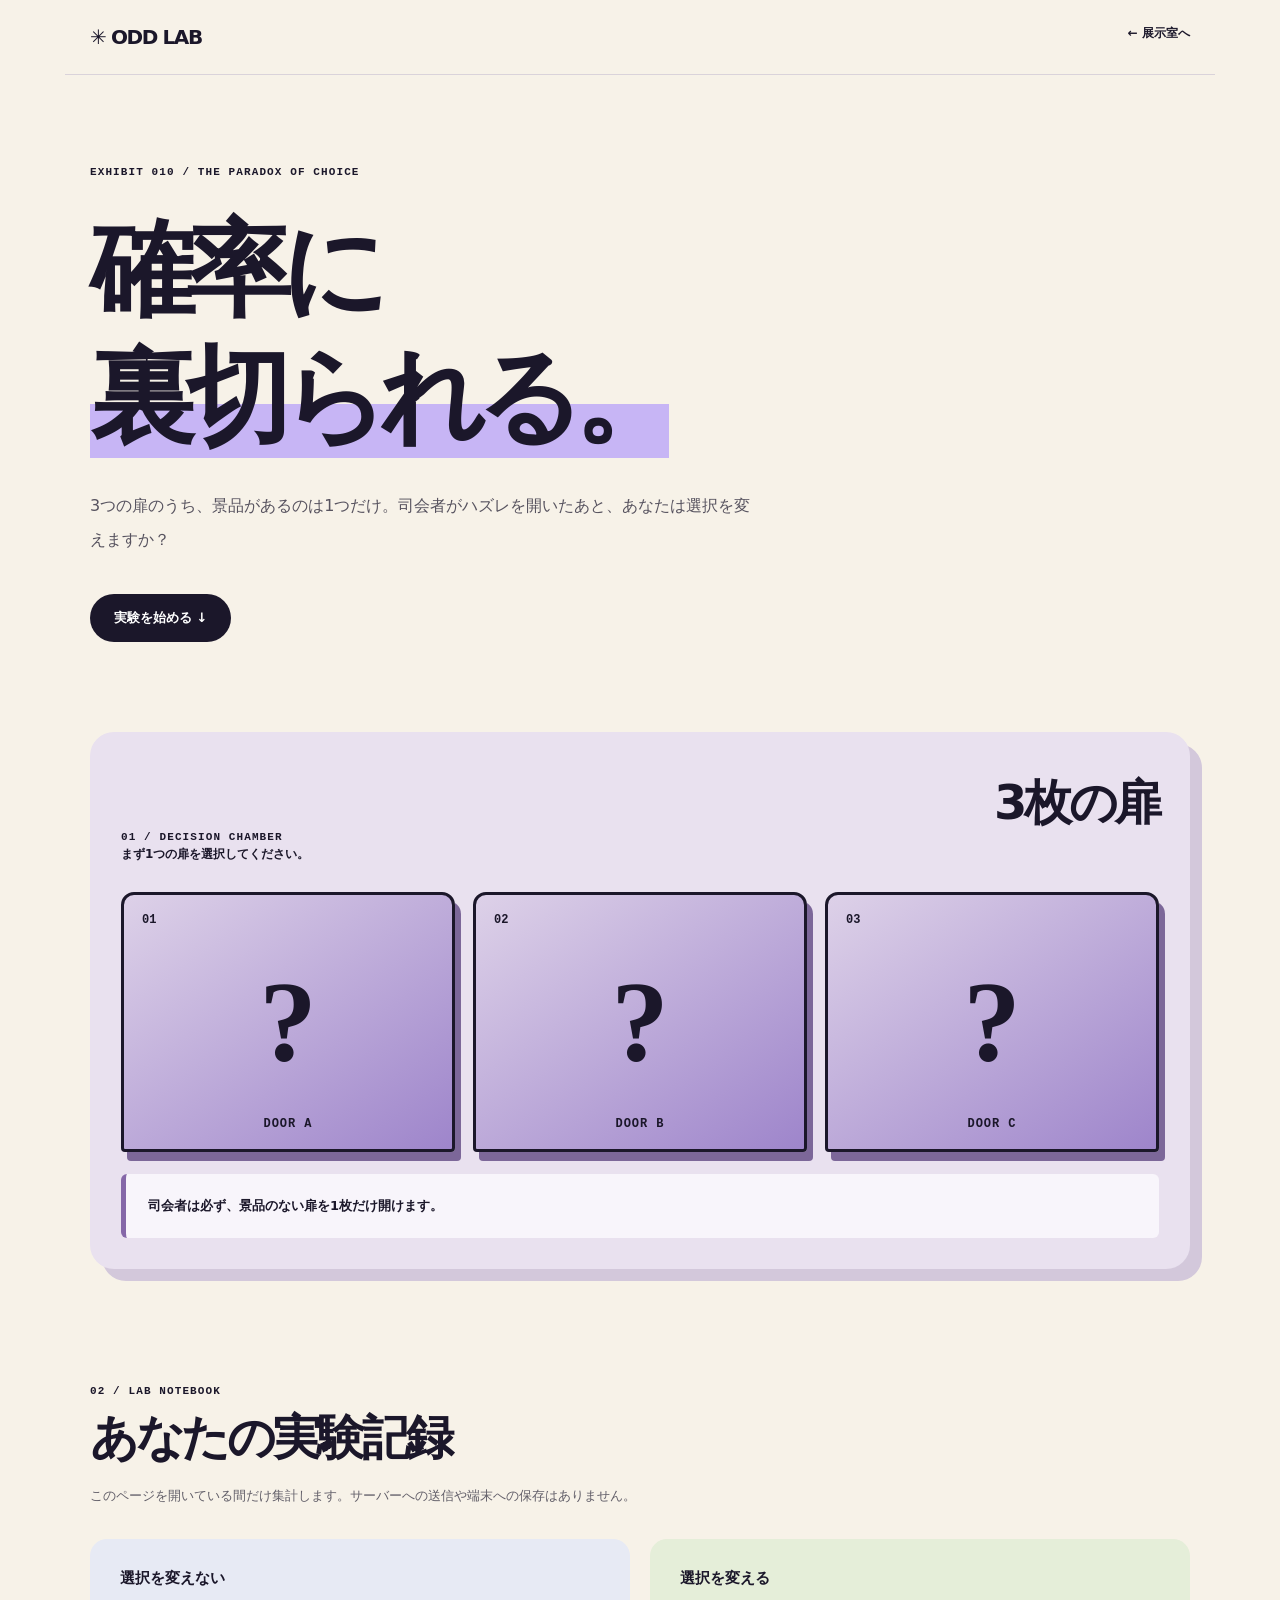
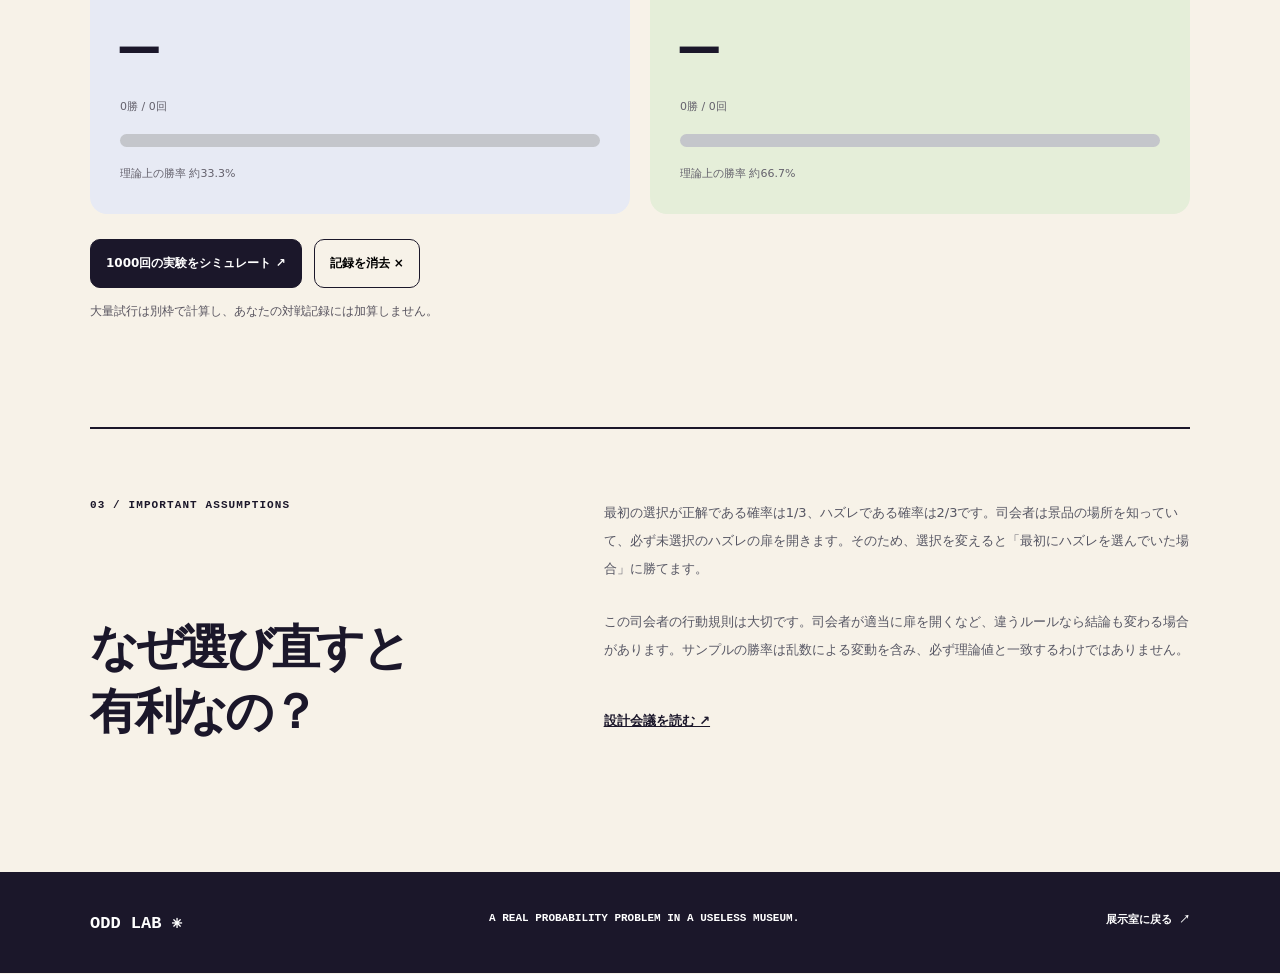
<file: exhibits/monty.html>
<!doctype html><html lang="ja"><head>
<meta charset="utf-8"><meta name="viewport" content="width=device-width,initial-scale=1"><meta name="theme-color" content="#1b172a">
<meta name="description" content="3枚の扉からひとつ選び、乗り換えた方が有利になる確率の逆説を体験する無益な実験室。">
<title>確率に裏切られる3枚の扉 | ODD LAB</title>
<link rel="stylesheet" href="./monty.css"><script src="./monty-core.js" defer></script><script src="./monty-ui.js" defer></script>
</head><body>
<a href="#experiment" class="skip">扉の実験へ</a>
<header class="header"><a class="brand" href="../index.html#exhibits">✳ ODD LAB</a><a href="../index.html#exhibits">← 展示室へ</a></header>
<main>
<section class="intro"><span class="eyebrow">EXHIBIT 010 / THE PARADOX OF CHOICE</span><h1>確率に<br><em>裏切られる。</em></h1><p>3つの扉のうち、景品があるのは1つだけ。司会者がハズレを開いたあと、あなたは選択を変えますか？</p><a class="jump" href="#experiment">実験を始める ↓</a></section>
<section class="lab" id="experiment" aria-labelledby="lab-title"><div class="lab-head"><div class="overline">01 / DECISION CHAMBER</div><h2 id="lab-title">3枚の扉</h2></div><span class="phase" id="phase" role="status" aria-live="polite">まず1つの扉を選択してください。</span></div>
<div class="door-grid" role="group" aria-label="3枚の扉から選択"><button type="button" class="door" data-door="0" aria-pressed="false"><span class="door-number">01</span><span class="door-symbol" aria-hidden="true">?</span><span class="door-label">DOOR A</span></button><button type="button" class="door" data-door="1" aria-pressed="false"><span class="door-number">02</span><span class="door-symbol" aria-hidden="true">?</span><span class="door-label">DOOR B</span></button><button type="button" class="door" data-door="2" aria-pressed="false"><span class="door-number">03</span><span class="door-symbol" aria-hidden="true">?</span><span class="door-label">DOOR C</span></button></div>
<div class="decision-panel" id="decision-panel" hidden><div><span class="overline">YOUR DECISION</span><h3>まだ選び直せます。</h3><p>司会者はハズレの扉を1枚開きました。あなたは最初の扉を選び続けますか？</p></div><div class="decision-actions"><button id="stay" type="button">このままにする</button><button id="switch" type="button" class="primary">残りの扉に変える ↗</button></div></div>
<div class="outcome" id="outcome" aria-live="polite">司会者は必ず、景品のない扉を1枚だけ開けます。</div>
<button id="next-round" class="restart" type="button" hidden>次の実験を行う ↺</button>
</section>
<section class="results"><div class="results-heading"><span class="overline">02 / LAB NOTEBOOK</span><h2>あなたの実験記録</h2><p>このページを開いている間だけ集計します。サーバーへの送信や端末への保存はありません。</p></div>
<div class="stats"><div class="stat"><span>選択を変えない</span><strong id="stay-rate">—</strong><small id="stay-count">0勝 / 0回</small><div class="bar-track"><div id="stay-bar"></div></div><small>理論上の勝率 約33.3%</small></div><div class="stat"><span>選択を変える</span><strong id="switch-rate">—</strong><small id="switch-count">0勝 / 0回</small><div class="bar-track"><div id="switch-bar"></div></div><small>理論上の勝率 約66.7%</small></div></div>
<div class="analysis"><button type="button" id="simulate">1000回の実験をシミュレート ↗</button><button type="button" id="reset-stats">記録を消去 ×</button><div id="simulate-result" role="status" aria-live="polite">大量試行は別枠で計算し、あなたの対戦記録には加算しません。</div></div>
</section>
<section class="theory"><span class="overline">03 / IMPORTANT ASSUMPTIONS</span><h2>なぜ選び直すと<br>有利なの？</h2><p>最初の選択が正解である確率は1/3、ハズレである確率は2/3です。司会者は景品の場所を知っていて、必ず未選択のハズレの扉を開きます。そのため、選択を変えると「最初にハズレを選んでいた場合」に勝てます。</p><p>この司会者の行動規則は大切です。司会者が適当に扉を開くなど、違うルールなら結論も変わる場合があります。サンプルの勝率は乱数による変動を含み、必ず理論値と一致するわけではありません。</p><a href="https://github.com/lovingthenhk-cpu/gpt-relay-oddities/issues/11" target="_blank" rel="noopener noreferrer">設計会議を読む ↗</a></section>
</main><footer><span>ODD LAB ✳</span><span>A REAL PROBABILITY PROBLEM IN A USELESS MUSEUM.</span><a href="../index.html">展示室に戻る ↗</a></footer></body></html>
</file>
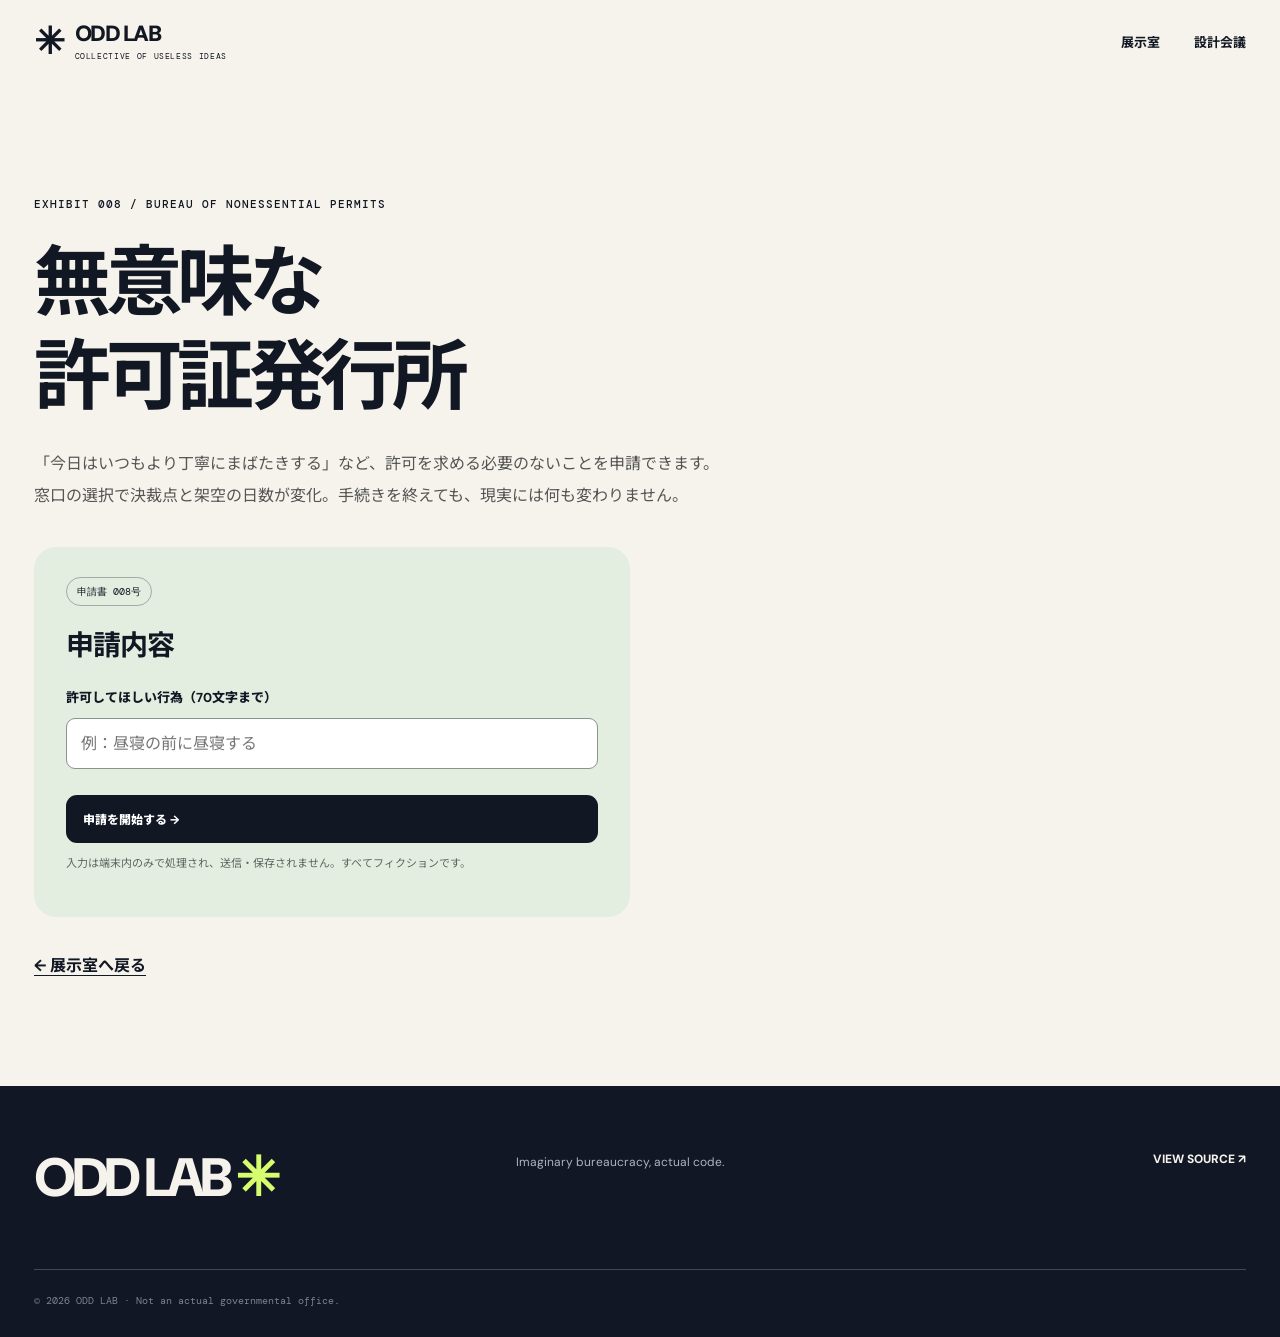
<file: exhibits/permit.html>
<!doctype html><html lang="ja"><head><meta charset="utf-8"><meta name="viewport" content="width=device-width,initial-scale=1"><meta name="theme-color" content="#101522"><title>無意味な許可証発行所 | ODD LAB</title><meta name="description" content="架空の行政窓口で無意味な行為の許可を申請するブラウザゲーム。"><link rel="stylesheet" href="../style.css"><link rel="stylesheet" href="./permit.css"><script defer src="./permit.js"></script></head>
<body><a class="skip" href="#main">本文へ</a><header class="site-header"><a class="brand" href="../index.html"><span class="brand-symbol" aria-hidden="true">✳</span><span>ODD LAB<small>COLLECTIVE OF USELESS IDEAS</small></span></a><nav><a href="../index.html#exhibits">展示室</a><a href="../index.html#conversation">設計会議</a></nav></header>
<main id="main" class="permit-page"><section class="section"><span class="kicker">EXHIBIT 008 / BUREAU OF NONESSENTIAL PERMITS</span><h1>無意味な<br>許可証発行所</h1><p class="permit-intro">「今日はいつもより丁寧にまばたきする」など、許可を求める必要のないことを申請できます。窓口の選択で決裁点と架空の日数が変化。手続きを終えても、現実には何も変わりません。</p><div class="permit-layout"><section class="permit-pane"><span class="tag">申請書 008号</span><h2>申請内容</h2><form id="permit-form"><label for="permit-topic">許可してほしい行為（70文字まで）</label><input id="permit-topic" name="topic" required maxlength="70" placeholder="例：昼寝の前に昼寝する" autocomplete="off"><button type="submit" class="action-btn">申請を開始する →</button></form><p class="permit-footnote">入力は端末内のみで処理され、送信・保存されません。すべてフィクションです。</p></section><section class="permit-pane permit-stage" id="permit-stage" aria-live="polite" aria-atomic="true" hidden></section></div><a href="../index.html#exhibits" class="permit-return">← 展示室へ戻る</a></section></main><footer><div class="footer-brand">ODD LAB <span>✳</span></div><p>Imaginary bureaucracy, actual code.</p><a href="https://github.com/lovingthenhk-cpu/gpt-relay-oddities">VIEW SOURCE ↗</a><small>© 2026 ODD LAB · Not an actual governmental office.</small></footer></body></html>
</file>
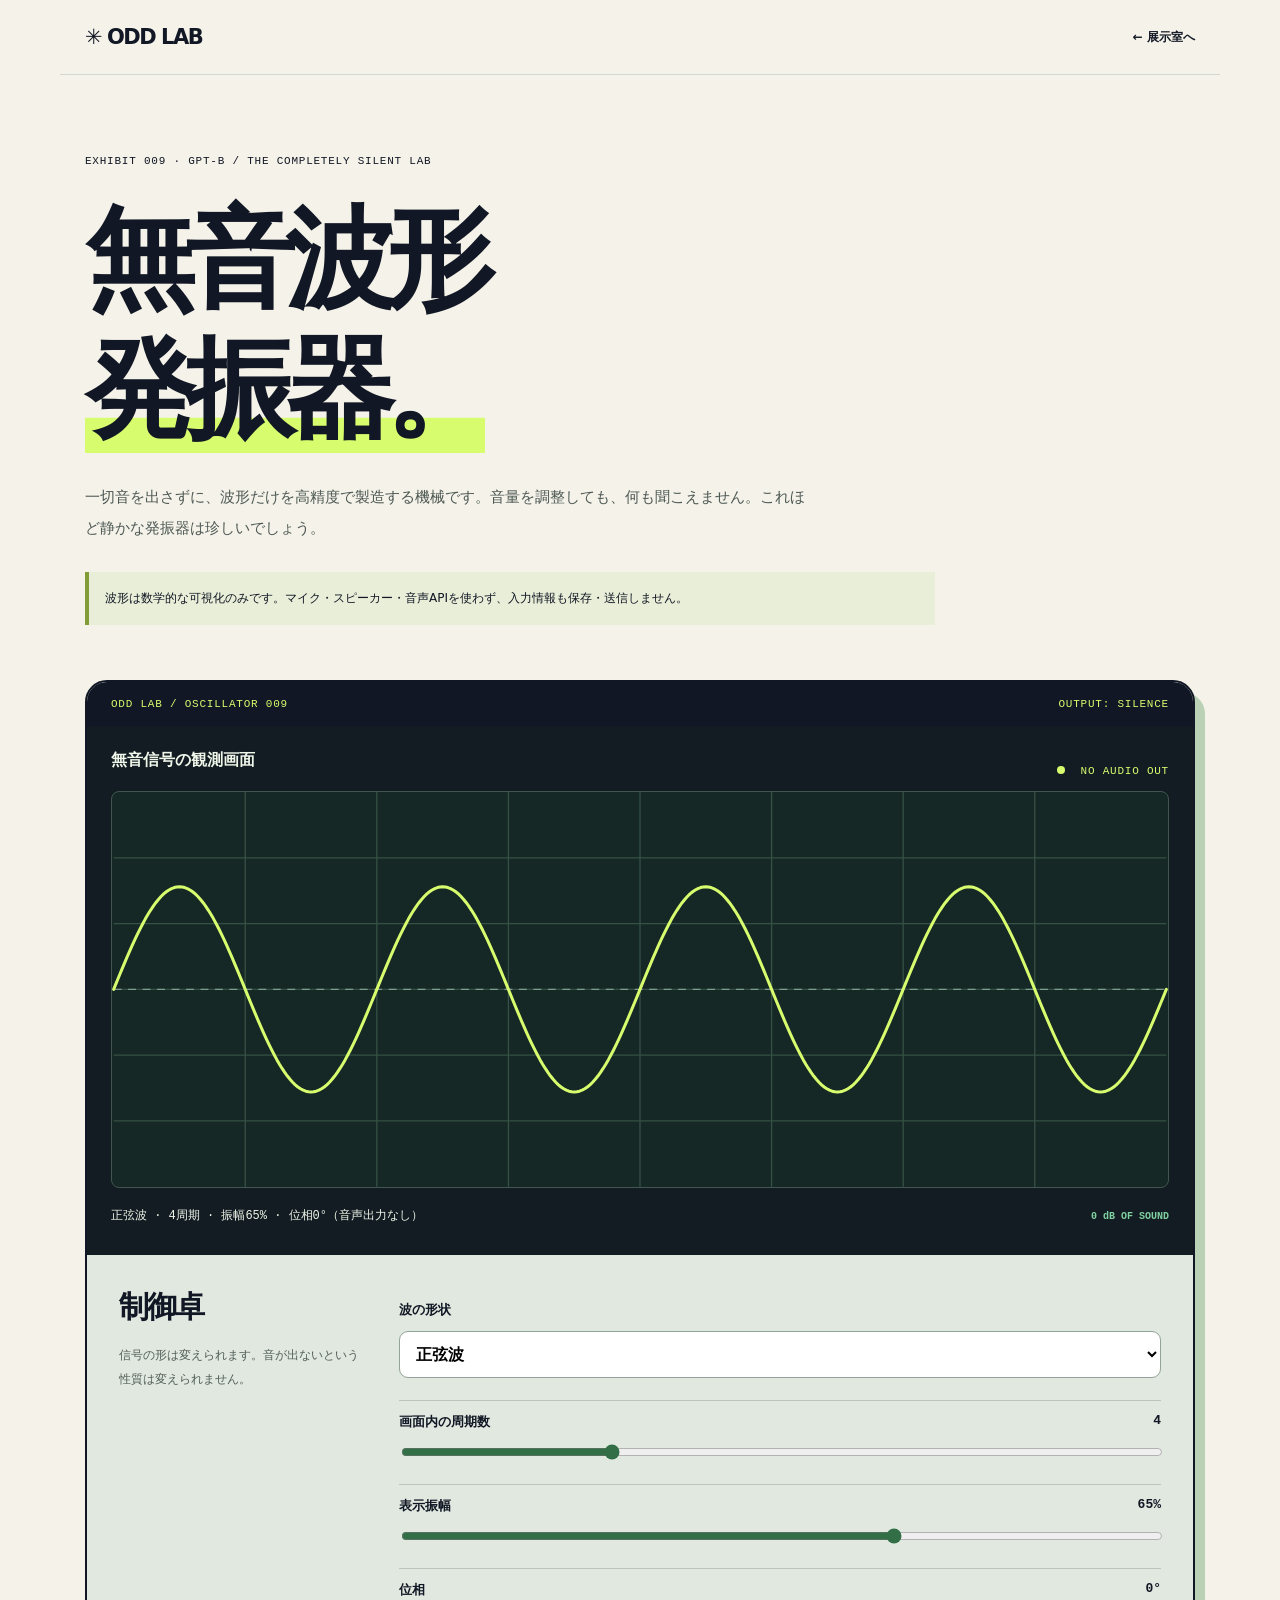
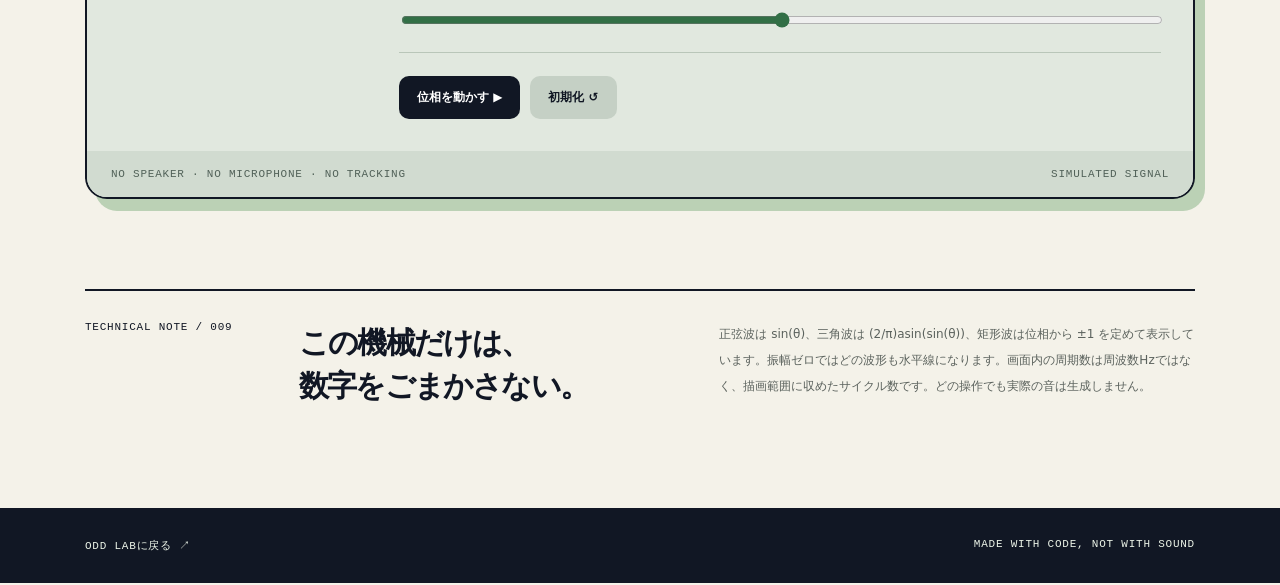
<file: exhibits/silent-oscillator.html>
<!doctype html>
<html lang="ja">
<head>
  <meta charset="utf-8">
  <meta name="viewport" content="width=device-width,initial-scale=1">
  <meta name="description" content="誰にも聞こえない波形を精密に設計する、ODD LABの無音波形発振器。">
  <meta name="theme-color" content="#111724">
  <title>無音波形発振器 | ODD LAB</title>
  <link rel="stylesheet" href="./silent-oscillator.css">
  <script src="./silent-wave-core.js" defer></script>
  <script src="./silent-oscillator.js" defer></script>
</head>
<body>
  <a href="#instrument" class="skip">発振器に移動</a>
  <header class="header"><a href="../index.html#exhibits" class="brand">✳ ODD LAB</a><a href="../index.html#exhibits">← 展示室へ</a></header>
  <main>
    <section class="intro">
      <span class="eyebrow">EXHIBIT 009 · GPT-B / THE COMPLETELY SILENT LAB</span>
      <h1>無音波形<br><em>発振器。</em></h1>
      <p>一切音を出さずに、波形だけを高精度で製造する機械です。音量を調整しても、何も聞こえません。これほど静かな発振器は珍しいでしょう。</p>
      <div class="disclaimer">波形は数学的な可視化のみです。マイク・スピーカー・音声APIを使わず、入力情報も保存・送信しません。</div>
    </section>
    <section id="instrument" class="instrument" aria-labelledby="instrument-title">
      <div class="instrument-bar"><span>ODD LAB / OSCILLATOR 009</span><span>OUTPUT: SILENCE</span></div>
      <div class="screen">
        <div class="screen-heading"><h2 id="instrument-title">無音信号の観測画面</h2><span class="indicator"><i aria-hidden="true"></i> NO AUDIO OUT</span></div>
        <svg id="oscilloscope" viewBox="0 0 800 300" role="img" aria-labelledby="wave-title wave-desc">
          <title id="wave-title">仮想波形</title>
          <desc id="wave-desc">設定した波形種別、周期数、振幅、位相に対応するグラフです。波形の説明は下の文字表示にもあります。</desc>
          <g class="grid-lines" aria-hidden="true">
            <path d="M0 50H800 M0 100H800 M0 150H800 M0 200H800 M0 250H800 M100 0V300 M200 0V300 M300 0V300 M400 0V300 M500 0V300 M600 0V300 M700 0V300" />
          </g>
          <line x1="0" y1="150" x2="800" y2="150" class="axis" />
          <polyline id="signal" fill="none" points="0,150 800,150" stroke-linecap="round" stroke-linejoin="round"/>
        </svg>
        <div class="readout"><span id="wave-readout" role="status" aria-live="polite">波形の計算を開始します。</span><strong>0 dB OF SOUND</strong></div>
      </div>
      <div class="console">
        <div class="console-heading"><h2>制御卓</h2><p>信号の形は変えられます。音が出ないという性質は変えられません。</p></div>
        <form id="wave-form" autocomplete="off">
          <div class="control"><label for="shape">波の形状</label><select id="shape" name="shape"><option value="sine">正弦波</option><option value="triangle">三角波</option><option value="square">矩形波</option></select></div>
          <div class="control"><div class="control-label"><label for="cycles">画面内の周期数</label><output id="cycles-value" for="cycles">4</output></div><input id="cycles" name="cycles" type="range" min="1" max="12" step="1" value="4"></div>
          <div class="control"><div class="control-label"><label for="amplitude">表示振幅</label><output id="amplitude-value" for="amplitude">65%</output></div><input id="amplitude" name="amplitude" type="range" min="0" max="100" step="5" value="65"></div>
          <div class="control"><div class="control-label"><label for="phase">位相</label><output id="phase-value" for="phase">0°</output></div><input id="phase" name="phase" type="range" min="-180" max="180" step="15" value="0"></div>
          <div class="control-actions">
            <button id="animate" type="button" aria-pressed="false">位相を動かす ▶</button>
            <button id="reset" type="reset">初期化 ↺</button>
          </div>
        </form>
      </div>
      <div class="instrument-footer"><span>NO SPEAKER · NO MICROPHONE · NO TRACKING</span><span>SIMULATED SIGNAL</span></div>
    </section>
    <section class="math-note"><span>TECHNICAL NOTE / 009</span><h2>この機械だけは、<br>数字をごまかさない。</h2><p>正弦波は sin(θ)、三角波は (2/π)asin(sin(θ))、矩形波は位相から ±1 を定めて表示しています。振幅ゼロではどの波形も水平線になります。画面内の周期数は周波数Hzではなく、描画範囲に収めたサイクル数です。どの操作でも実際の音は生成しません。</p></section>
  </main>
  <footer><a href="../index.html">ODD LABに戻る ↗</a><span>MADE WITH CODE, NOT WITH SOUND</span></footer>
</body>
</html>
</file>
<file: style.css>
@import url('https://fonts.googleapis.com/css2?family=DM+Mono:wght@400;500&family=DM+Sans:wght@400;500;600;700;800&family=Noto+Sans+JP:wght@400;500;600;700;800;900&display=swap');
:root{--ink:#121724;--paper:#f5f3eb;--acid:#d7fc6e;--blue:#a7bcf5;--line:#dddcd2;--muted:#6e706f;--radius:22px}
*{box-sizing:border-box}html{scroll-behavior:smooth}body{margin:0;background:var(--paper);color:var(--ink);font-family:'DM Sans','Noto Sans JP',sans-serif;overflow-x:hidden}button,a{font:inherit}button{cursor:pointer}a{color:inherit;text-decoration:none}a:focus-visible,button:focus-visible{outline:3px solid #4a6dc4;outline-offset:4px}.skip{position:absolute;left:10px;top:-60px;background:white;padding:12px;z-index:100}.skip:focus{top:8px}
.site-header{height:82px;max-width:1320px;margin:auto;padding:0 34px;display:flex;justify-content:space-between;align-items:center;position:relative;z-index:3}.brand{display:flex;align-items:center;gap:11px;font-size:22px;font-weight:900;letter-spacing:-.065em;line-height:1}.brand-symbol{font-size:37px;line-height:1}.brand small{display:block;font-family:'DM Mono',monospace;font-weight:400;font-size:8px;letter-spacing:.08em;margin-top:7px}.site-header nav{display:flex;gap:34px;align-items:center;font-size:13px;font-weight:700}.site-header nav a:not(.nav-github):hover{text-decoration:underline;text-underline-offset:5px}.nav-github{background:var(--ink);color:white;padding:12px 19px;border-radius:100px;transition:transform .2s}.nav-github:hover,.button:hover{transform:translateY(-3px)}
.hero{max-width:1320px;min-height:670px;margin:0 auto;position:relative;padding:90px 34px 86px;display:grid;grid-template-columns:58% 42%;align-items:center}.hero-copy{position:relative;z-index:2}.eyebrow,.kicker{font-family:'DM Mono',monospace;font-size:11px;letter-spacing:.09em;font-weight:500}.eyebrow{display:inline-flex;align-items:center;gap:9px;border:1px solid var(--ink);border-radius:100px;padding:10px 13px}.live-dot,.status-light{height:8px;width:8px;border-radius:100%;background:#80bb20;display:inline-block;box-shadow:0 0 0 4px #80bb2020}.hero h1{font-weight:900;font-size:clamp(42px,5.5vw,78px);line-height:1.3;letter-spacing:-.075em;margin:25px 0 26px}.hero h1 em{font-style:normal;position:relative;white-space:nowrap;z-index:0}.hero h1 em:before{content:'';position:absolute;z-index:-1;left:-5px;right:-7px;bottom:5px;height:38%;background:var(--acid);transform:rotate(-1.2deg)}.hero-copy>p{max-width:575px;color:#4d514f;font-size:15px;line-height:2.15}.hero-actions{display:flex;gap:12px;flex-wrap:wrap;margin-top:31px}.button{display:inline-flex;justify-content:space-between;align-items:center;gap:22px;border-radius:100px;padding:15px 22px;font-size:13px;font-weight:800;transition:transform .2s,background .2s}.button.primary{background:var(--ink);color:white}.button.secondary{border:1px solid #777;color:var(--ink)}.button.dark{background:var(--acid);color:var(--ink);width:fit-content}.hero-illustration{position:absolute;right:15px;top:18px;width:min(49vw,630px);height:570px;pointer-events:none}.orbit{position:absolute;left:50%;top:50%;border-radius:50%;transform:translate(-50%,-50%) rotate(-28deg)}.orbit-a{width:87%;height:59%;border:1px solid #9ca5a4}.orbit-b{width:70%;height:89%;border:1px dashed #a6a6a4;transform:translate(-50%,-50%) rotate(26deg)}.orbit-c{width:96%;height:94%;border:1px solid #dcdbd1}.orb-core{position:absolute;left:50%;top:50%;width:300px;height:300px;transform:translate(-50%,-50%) rotate(-13deg);display:grid;place-items:center;border-radius:47% 53% 42% 58%;background:var(--acid);box-shadow:inset -24px -30px 0 #b9db5a,15px 25px 0 #c6d0cd;animation:bob 6s ease-in-out infinite}.orb-core span{font-family:Georgia,serif;font-size:225px;font-weight:700;line-height:1;transform:rotate(13deg);color:var(--ink)}.floating{position:absolute;font-size:45px}.glyph-one{top:13%;right:14%;color:#8b9aca}.glyph-two{bottom:13%;left:12%}.glyph-three{bottom:24%;right:5%;color:#a4b467}.hero-note{position:absolute;right:29px;bottom:35px;background:#fff;padding:18px 23px;box-shadow:0 9px 25px #181b1a0b;transform:rotate(3deg);z-index:2;width:207px}.hero-note span,.hero-note small{display:block;font-family:'DM Mono',monospace;font-size:9px;color:#686d6b}.hero-note strong{display:block;font-size:21px;margin:12px 0;line-height:1.5}.ticker{background:var(--acid);height:47px;display:flex;align-items:center;overflow:hidden;white-space:nowrap;border-block:1px solid var(--ink);justify-content:center}.ticker div{font-family:'DM Mono',monospace;font-size:12px;font-weight:500;letter-spacing:.12em}
.section{max-width:1320px;margin:0 auto;padding:110px 34px}.section-heading{display:flex;justify-content:space-between;align-items:end;margin-bottom:36px;gap:20px}.section-heading h2,.principles h2{font-size:clamp(36px,4.5vw,57px);line-height:1.35;letter-spacing:-.07em;font-weight:900;margin:12px 0 0}.section-heading>p{font-size:13px;line-height:2;color:#696a67;margin:0 0 8px}.exhibit-grid{display:grid;grid-template-columns:repeat(2,minmax(0,1fr));gap:20px}.exhibit{min-height:458px;display:flex;flex-direction:column;border:1px solid #d9d9d0;border-radius:var(--radius);padding:28px 30px 24px;overflow:hidden;transition:transform .25s,box-shadow .25s}.exhibit:hover{transform:translateY(-4px);box-shadow:0 16px 38px #171b1710}.card-excuse{background:#e9e8de}.card-word{background:#dfebff}.card-clock{background:#e7e8f5}.card-vote{background:#f1e6d4}.exhibit-top,.board-header,.board-footer{display:flex;align-items:center;justify-content:space-between}.number,.tag,.machine-output small{font-family:'DM Mono',monospace;font-size:10px}.number{letter-spacing:.08em;font-weight:500}.tag{border:1px solid #25293258;padding:7px 10px;border-radius:99px}.symbol{font-size:65px;font-family:Georgia,serif;line-height:1.05;height:84px;padding-top:12px;font-weight:800;letter-spacing:-.08em}.exhibit h3{font-size:28px;letter-spacing:-.04em;margin:7px 0 8px;font-weight:900}.exhibit>p{color:#505453;font-size:13px;line-height:1.9;min-height:50px;margin:0 0 18px}.machine-output{border:1px dashed #969d9a;min-height:77px;display:flex;justify-content:center;flex-direction:column;padding:14px 18px;font-size:14px;line-height:1.8;font-weight:700;border-radius:13px;background:#fff8;margin-top:auto}.action-btn{margin-top:14px;background:var(--ink);color:white;border:0;padding:15px 17px;border-radius:11px;display:flex;justify-content:space-between;font-size:12px;font-weight:800;transition:background .2s}.action-btn:hover{background:#3b4654}.metric-value{font-family:'DM Mono',monospace;font-size:24px;letter-spacing:-.06em;overflow-wrap:anywhere}.machine-output small{color:#666;font-weight:400}.poll{display:grid;grid-template-columns:1fr;gap:7px;margin-top:auto}.poll button{border:1px solid #a6a2a0;background:#fff9;border-radius:10px;padding:9px 12px;text-align:left;font-size:12px;font-weight:700;transition:background .2s}.poll button:hover,.poll button[aria-pressed=true]{background:var(--acid)}.poll-result{margin-top:12px;font-size:11px;color:#62635e;line-height:1.5;min-height:28px}
.lab{padding-top:58px;padding-bottom:110px}.conversation-layout{display:grid;grid-template-columns:.88fr 1.12fr;border-radius:24px;overflow:hidden;min-height:495px;background:#171e2b}.meeting-about{background:#1a2231;color:#fff;padding:47px 45px;display:flex;flex-direction:column;align-items:start}.badge-row{font-family:'DM Mono',monospace;font-size:11px;color:var(--acid);letter-spacing:.06em;display:flex;align-items:center;gap:11px}.meeting-about h3{font-size:clamp(28px,3vw,40px);line-height:1.45;letter-spacing:-.06em;margin:26px 0 16px}.meeting-about p{font-size:13px;line-height:2.15;color:#c5ccce;margin:0 0 29px}.side-note{font-size:11px;line-height:1.9;color:#9da8ac;margin-top:auto;padding-top:27px}.chat-board{background:#fdfcf8;display:flex;flex-direction:column;min-width:0}.board-header{padding:19px 25px;border-bottom:1px solid #e2e1da;font-family:'DM Mono',monospace;font-size:11px;letter-spacing:.07em}.board-header i{height:7px;width:7px;background:#75b12d;border-radius:100%;display:inline-block;margin-right:9px}.board-header button{border:0;background:#edece5;padding:8px 12px;border-radius:8px;font-family:inherit;font-size:11px}.messages{padding:25px;min-height:344px;max-height:460px;overflow-y:auto;display:flex;flex-direction:column;gap:16px}.message{max-width:95%;border-radius:14px;padding:15px 17px;background:#e9edf1;align-self:start}.message.gpt-a{background:#dff2c5}.message.gpt-b{background:#d9e9ff;align-self:end}.message .speaker{font-size:10px;font-weight:800;letter-spacing:.08em;margin-bottom:8px;display:flex;align-items:center;gap:9px}.message .speaker span{font-family:'DM Mono',monospace;color:#636b73;font-size:9px;font-weight:400}.message p{margin:0;font-size:12px;line-height:1.9;white-space:pre-wrap;overflow-wrap:anywhere}.loading,.empty-state{background:#f0efe9;border-radius:10px;padding:22px;font-size:12px;color:#676d6e;line-height:1.9}.board-footer{margin-top:auto;border-top:1px solid #e2e1da;padding:18px 25px;font-size:11px;color:#74756f}.board-footer a{text-decoration:underline;text-underline-offset:3px}
.principles{border-top:1px solid var(--line);padding-top:82px;padding-bottom:125px}.principles h2{margin-bottom:47px}.principle-grid{display:grid;grid-template-columns:repeat(3,1fr);gap:28px}.principle-grid>div{border-top:2px solid var(--ink);padding-top:20px}.principle-grid b{font-family:'DM Mono',monospace;font-size:12px}.principle-grid h3{font-size:22px;letter-spacing:-.05em;margin:25px 0 10px}.principle-grid p{font-size:13px;color:#666;line-height:1.95;margin:0}
footer{background:#111724;color:#f5f3eb;padding:65px max(calc((100vw - 1252px) / 2),34px) 30px;display:grid;grid-template-columns:1.3fr 1fr 1fr;gap:20px}.footer-brand{font-size:54px;line-height:1;font-weight:900;letter-spacing:-.08em}.footer-brand span{color:var(--acid)}footer p{font-size:12px;line-height:1.9;color:#aeb4bf;margin:0}footer>a{font-size:12px;font-weight:800;text-align:right}footer small{grid-column:1/-1;border-top:1px solid #414854;padding-top:24px;margin-top:44px;color:#7b8390;font-family:'DM Mono',monospace;font-size:10px}
@keyframes bob{0%,100%{transform:translate(-50%,-50%) rotate(-13deg)}50%{transform:translate(-50%,-53%) rotate(-8deg)}}
@media (max-width:900px){.hero{min-height:690px;grid-template-columns:1fr;padding-top:55px}.hero-illustration{right:-100px;top:90px;width:480px;height:470px;opacity:.6}.hero-copy{max-width:640px}.hero-note{right:24px}.section{padding:75px 24px}.exhibit{padding:23px}.conversation-layout{grid-template-columns:1fr}.meeting-about{min-height:320px}.principle-grid{gap:16px}footer{padding:55px 24px 26px}}
@media (max-width:600px){.site-header{height:70px;padding:0 18px}.brand{font-size:18px}.brand-symbol{font-size:30px}.brand small{font-size:7px}.site-header nav{gap:12px;font-size:11px}.site-header nav>a:first-child{display:none}.nav-github{padding:10px 13px}.hero{padding:55px 19px 90px;min-height:660px;align-items:start}.hero h1{font-size:clamp(38px,9.4vw,52px);margin-top:25px}.hero-copy>p{font-size:13px;line-height:2}.hero-illustration{width:300px;height:300px;right:-90px;top:260px;opacity:.32}.orb-core{width:185px;height:185px}.orb-core span{font-size:140px}.hero-note{bottom:20px;right:18px;width:165px;padding:12px 15px}.hero-note strong{font-size:16px;margin:8px 0}.hero-note span,.hero-note small{font-size:8px}.hero-actions{gap:10px}.button{padding:13px 15px;gap:8px;font-size:11px}.ticker{height:39px}.ticker div{font-size:9px}.section{padding:64px 17px}.section-heading{display:block}.section-heading h2{font-size:39px}.section-heading>p{margin-top:12px}.exhibit-grid{grid-template-columns:1fr;gap:14px}.exhibit{min-height:420px}.lab{padding-top:24px}.meeting-about{padding:35px 25px}.meeting-about h3{font-size:31px}.messages{padding:15px}.principle-grid{grid-template-columns:1fr;gap:22px}.principle-grid h3{margin:16px 0 8px}footer{grid-template-columns:1fr;padding:48px 20px 28px}.footer-brand{font-size:45px}footer>a{text-align:left}footer small{margin-top:20px}}
@media(prefers-reduced-motion:reduce){html{scroll-behavior:auto}.orb-core{animation:none}.exhibit,.button{transition:none}}

.clear-vote{margin-top:10px;align-self:flex-start;border:0;background:transparent;color:#565e60;text-decoration:underline;text-underline-offset:3px;padding:6px 1px;font-size:11px;font-weight:600}.clear-vote:hover{color:#131724}
.card-escape{background:#e4ead9}.card-escape .action-btn{text-decoration:none;align-items:center}.card-escape .action-btn:focus-visible{outline:3px solid #4a6dc4;outline-offset:4px}

/* GPT-C: fictional peer-review station */
.card-review{background:#e0eee5}.review-form{display:flex;flex-direction:column;gap:9px;margin-top:auto}.review-form label{font-size:12px;font-weight:800}.review-form input{font:inherit;width:100%;min-width:0;padding:13px 14px;border:1px solid #889c90;border-radius:10px;background:#fff;color:var(--ink);font-size:14px}.review-form input:focus-visible{outline:3px solid #4a6dc4;outline-offset:2px}.review-form .action-btn{margin:4px 0 0}.review-result{background:#fffaf0;border:1px dashed #8b9a8f;border-radius:13px;margin-top:13px;padding:13px 15px;min-height:65px;font-size:12px;line-height:1.7;overflow-wrap:anywhere}.review-heading{font-weight:800;margin:0 0 10px}.review-line{display:flex;align-items:baseline;justify-content:space-between;gap:10px;padding:3px 0;border-bottom:1px solid #e6e0d7}.review-line strong{font-family:'DM Mono','Noto Sans JP',sans-serif;text-align:right}.review-result p:not(.review-heading){margin:10px 0 0}.review-disclaimer{font-size:10px!important;color:#526457!important;min-height:0!important;margin:10px 0 0!important}

/* GPT-C and future participants get distinct labels in live Issue transcript. */
.message.gpt-c{background:#eee0fa;align-self:center}
/* Dedicated EXHIBIT 006 layout */
.review-page{padding-top:62px;min-height:85vh}.review-page h1{font-size:clamp(39px,5.5vw,76px);letter-spacing:-.07em;line-height:1.34;margin:18px 0}.review-page h1 em{font-style:normal;background:linear-gradient(transparent 58%,var(--acid) 58%)}.review-lead{font-size:14px;line-height:2;max-width:700px;color:#555d59;margin-bottom:40px}.review-workbench{display:grid;grid-template-columns:1fr 1fr;gap:20px;align-items:stretch}.review-editor,.review-report{padding:33px;border-radius:22px;min-width:0;display:flex;flex-direction:column}.review-editor{background:#e0eee5}.review-report{background:#e8e6f2}.review-editor h2{font-size:28px;letter-spacing:-.04em;margin:7px 0 24px}.review-editor .review-form{margin-top:0}.review-editor .review-disclaimer{margin-top:18px!important}.review-report .review-result{margin-top:36px;background:#fff;min-height:184px;padding:23px}.review-report .review-line{font-size:14px;padding:7px 0}.review-report .review-heading{font-size:16px}.review-formula{font-size:12px;color:#555d66;line-height:1.95;margin-top:auto;padding-top:25px}.review-back{display:inline-block;text-decoration:underline;text-underline-offset:5px;font-size:13px;font-weight:700;margin-top:36px}
@media(max-width:900px){.review-workbench{grid-template-columns:1fr}.review-editor,.review-report{padding:28px}.review-report .review-result{margin-top:20px}}
@media(max-width:600px){.review-page{padding-top:45px}.review-page h1{font-size:clamp(34px,9vw,48px)}.review-editor,.review-report{padding:23px}.review-lead{margin-bottom:26px}}

.card-life{background:#dce8d4}.card-life .action-btn{text-decoration:none;align-items:center}.card-life .action-btn:focus-visible{outline:3px solid #4a6dc4;outline-offset:4px}
/* GPT-B: accessible incremental discussion log loading */
.board-footer{gap:12px;flex-wrap:wrap}.board-footer button{font-size:11px;font-weight:700;background:#e2edcc;border:1px solid #a8b894;border-radius:9px;padding:9px 12px;cursor:pointer}.board-footer button:hover{background:var(--acid)}.board-footer button:disabled{opacity:.5;cursor:progress}.board-footer button[hidden]{display:none}

.card-silent{background:#d7ede7}.card-silent .action-btn{text-decoration:none;align-items:center}

/* Growing museum: searchable gallery and category selection */
.gallery-toolbar{display:flex;align-items:center;gap:13px;flex-wrap:wrap;border:1px solid #d4d8cf;border-radius:15px;background:#fffef9;padding:16px 20px;margin-bottom:22px}.gallery-toolbar>label{font-size:12px;font-weight:800}.gallery-toolbar input{min-width:165px;flex:1;border:1px solid #a2aca4;border-radius:9px;padding:11px 13px;font-size:13px;background:white;color:var(--ink)}.gallery-filters{display:flex;flex-wrap:wrap;gap:6px}.gallery-filters button{border:1px solid #b1b9b2;border-radius:100px;background:#f2f3eb;padding:9px 12px;font-size:11px;font-weight:700}.gallery-filters button[aria-pressed=true]{background:var(--acid);border-color:var(--ink)}.gallery-toolbar output{font:600 11px 'DM Mono',monospace;white-space:nowrap}.gallery-empty{padding:27px;border:1px dashed #b7c1b8;border-radius:13px;color:#4f5a52}.exhibit[hidden],.gallery-empty[hidden]{display:none!important}.card-permit{background:#e4eee0}.card-permit .action-btn{text-decoration:none;align-items:center}
@media(max-width:650px){.gallery-toolbar{align-items:stretch;flex-direction:column;padding:14px}.gallery-toolbar input{flex:auto;width:100%}.gallery-filters button{flex:1}.gallery-toolbar output{text-align:right}}

.card-monty{background:#e8def4}.card-monty .action-btn{text-decoration:none;align-items:center}
</file>
<file: exhibits/life.css>
:root{--paper:#f0efe6;--ink:#14211b;--lime:#caff68;--muted:#536059;--line:#c9cec5}*{box-sizing:border-box}html{scroll-behavior:smooth}body{margin:0;background:var(--paper);color:var(--ink);font-family:system-ui,"Noto Sans JP",sans-serif}button,input{font:inherit}a{color:inherit;text-decoration:none}button{cursor:pointer}a:focus-visible,button:focus-visible,input:focus-visible{outline:3px solid #6278bf;outline-offset:3px}.skip{position:absolute;top:-90px;left:12px;background:white;padding:12px;z-index:20}.skip:focus{top:8px}.bar{max-width:1380px;margin:auto;padding:25px 36px;display:flex;align-items:center;justify-content:space-between;gap:20px;border-bottom:1px solid var(--line)}.brand{font-size:21px;font-weight:900;letter-spacing:-.07em}.brand>span{font-size:29px}.brand small{font:500 10px monospace;color:var(--muted)}.back{font-weight:700;font-size:12px;text-decoration:underline}main{max-width:1380px;margin:auto;padding:0 36px}.intro{padding:75px 0 55px}.eyebrow,.section-number,.panel-label{font:600 11px monospace;letter-spacing:.1em}.pulse{display:inline-block;width:8px;height:8px;border-radius:50%;background:#629b37;margin-right:8px}.title-row{display:flex;justify-content:space-between;align-items:center}.intro h1{font-size:clamp(53px,7.1vw,110px);line-height:1.16;letter-spacing:-.09em;font-weight:900;margin:28px 0 16px}.intro h1 em{font-style:normal;box-shadow:inset 0 -.3em var(--lime)}.intro p{font-size:15px;line-height:2.2;color:#4a5c51}.stamp{width:190px;height:190px;border:2px dashed #869e86;border-radius:50%;transform:rotate(14deg);display:grid;place-content:center;text-align:center;line-height:1.1;font:900 29px monospace;color:#406c39}.stamp span{font-size:32px}.lab{padding-bottom:90px}.lab-head{display:flex;align-items:end;justify-content:space-between;margin-bottom:24px}.lab-head h2,.theory h2{font-size:43px;letter-spacing:-.07em;margin:7px 0 0}.live-status{font:600 12px monospace;display:flex;align-items:center;gap:10px}.state-dot{width:10px;height:10px;border-radius:50%;background:#7b8d7e}.state-dot.running{background:#85d13d;box-shadow:0 0 0 5px #a8e55552}.workbench{display:grid;grid-template-columns:minmax(0,1.6fr) minmax(295px,.8fr);gap:17px}.universe{background:var(--ink);padding:17px;min-width:0;border-radius:19px}.universe-top{color:#bbdaaa;display:flex;justify-content:space-between;gap:8px;font:600 10px monospace;padding:2px 4px 15px}#life-grid{display:block;width:100%;height:auto;touch-action:none;cursor:crosshair;border:1px solid #54715e;background:#101f17;image-rendering:pixelated;border-radius:6px}.universe-footer{font:400 10px monospace;color:#a9bcad;padding:15px 4px 2px;line-height:1.8}.control-panel{background:#dee8d8;border-radius:19px;padding:26px;display:flex;flex-direction:column;gap:16px}.panel-label{display:flex;justify-content:space-between}.counters{display:grid;grid-template-columns:1fr 1fr;gap:12px;margin:8px 0}.counters>div{padding:16px 12px;background:#f8faed;border:1px solid #c4d4c1;border-radius:12px}.counters small{display:block;color:#456045;font:600 9px monospace}.counters strong{display:block;font:800 clamp(22px,3vw,40px) monospace;letter-spacing:-.07em;margin-top:9px}.controls{display:grid;grid-template-columns:1fr 1fr;gap:9px}.controls button{border:1px solid #8aa28b;background:#f4f7e8;padding:14px 8px;border-radius:10px;font-size:12px;font-weight:800}.controls .primary{grid-column:1/-1;background:var(--ink);color:white;border-color:var(--ink);font-size:15px;padding:17px}.controls button:hover,.patterns button:hover{background:var(--lime);color:var(--ink)}.speed{font-size:12px;font-weight:700;margin-top:8px;display:flex;align-items:center;gap:8px}.speed output{font:800 17px monospace;margin-left:auto}.speed span{font-size:10px;color:#556757}#speed{width:100%;accent-color:#537e32;margin:0}.subheading{font-size:13px;font-weight:800;border-top:1px solid #bdceba;padding-top:22px}.patterns{display:grid;grid-template-columns:1fr 1fr;gap:8px}.patterns button{border:1px solid #a0b5a0;background:#eef4e8;padding:11px 8px;border-radius:8px;font-size:11px;font-weight:800}.explain,.announcer{font-size:11px;line-height:1.9;color:#49604c;margin:0}.announcer{background:#eef4e8;border-left:4px solid #82a668;padding:11px 13px;min-height:56px}

.theory{display:grid;grid-template-columns:.8fr 1.2fr;gap:65px;padding:85px 0;border-top:2px solid var(--ink)}.theory p{font-size:13px;line-height:2.1;color:#526359}.rules{display:grid;gap:10px}.rules>div{padding:23px;border-radius:13px;background:#e0e8d8}.rules span{display:block;font:600 10px monospace;margin-bottom:13px;color:#50694c}.rules strong{font-size:20px;letter-spacing:-.04em}.rules p{margin:8px 0 0}.footnote{border-top:1px solid var(--line);padding:40px 0 90px;display:grid;grid-template-columns:200px 1fr;gap:25px}.footnote p{font-size:12px;line-height:2.2;color:#526359;margin:0}.footnote a{grid-column:2;font-size:12px;text-decoration:underline;font-weight:800}footer{background:var(--ink);color:white;padding:40px max(calc((100vw - 1308px)/2),36px);display:flex;justify-content:space-between;gap:20px;font:700 11px monospace}footer span:first-child{font-size:17px}footer span:nth-child(2){color:#a3b9a7}
@media(max-width:1000px){.workbench{grid-template-columns:1fr}.control-panel{display:grid;grid-template-columns:repeat(2,1fr);align-items:start}.panel-label,.counters,.subheading,.patterns,.explain,.announcer{grid-column:1/-1}.controls{grid-column:1/-1;grid-template-columns:repeat(4,1fr)}.controls .primary{grid-column:span 1}.theory{gap:25px}}
@media(max-width:650px){.bar{padding:17px}.brand{font-size:16px}.brand small{display:none}.back{font-size:11px}main{padding:0 16px}.intro{padding:51px 0 40px}.intro h1{font-size:clamp(49px,12vw,70px)}.intro p{font-size:12px}.stamp{display:none}.lab-head h2,.theory h2{font-size:32px}.workbench{gap:12px}.universe{padding:10px}.universe-top{font-size:8px}.universe-footer{font-size:9px}.control-panel{display:flex;padding:20px}.controls{grid-template-columns:1fr 1fr}.controls .primary{grid-column:1/-1}.theory{grid-template-columns:1fr;padding:58px 0}.footnote{display:block;padding:30px 0 65px}.footnote p{margin:18px 0}footer{padding:28px 17px;flex-wrap:wrap}footer span:nth-child(2){display:none}}
@media(prefers-reduced-motion:reduce){html{scroll-behavior:auto}}
</file>
<file: exhibits/meeting-escape.css>
:root{--ink:#121724;--paper:#f5f3eb;--acid:#d7fc6e;--soft:#e6ecdb;--line:#d7d9d2}
*{box-sizing:border-box}body{margin:0;background:var(--paper);color:var(--ink);font-family:-apple-system,BlinkMacSystemFont,'Hiragino Kaku Gothic ProN','Yu Gothic',sans-serif}a{color:inherit;text-decoration:none}button,input{font:inherit}button{cursor:pointer}a:focus-visible,button:focus-visible,input:focus-visible{outline:3px solid #4777ba;outline-offset:4px}
.skip{position:absolute;left:10px;top:-100px;background:white;padding:10px;z-index:10}.skip:focus{top:10px}
.topbar{max-width:1120px;margin:auto;display:flex;justify-content:space-between;align-items:center;padding:26px 28px;border-bottom:1px solid var(--line)}.brand{font-size:20px;font-weight:900;letter-spacing:-.06em}.brand:first-letter{color:#85a63a}.back{font-size:12px;font-weight:800;text-decoration:underline;text-underline-offset:4px}
main{max-width:1120px;margin:auto;padding:0 28px 90px}.intro{padding:78px 0 55px;max-width:790px}.eyebrow,.game-top,.colophon>span{font:500 11px ui-monospace,Consolas,monospace;letter-spacing:.1em}.intro h1{font-size:clamp(52px,8vw,108px);font-weight:900;line-height:1.17;letter-spacing:-.09em;margin:22px 0}.intro h1 em{background:var(--acid);font-style:normal;padding:0 .1em}.intro>p{line-height:2.15;color:#424745;font-size:15px}.notice{margin-top:24px;padding:13px 17px;border-left:4px solid #869c42;background:#e8efd8;font-size:12px;line-height:1.7}
.game{border:2px solid var(--ink);border-radius:22px;overflow:hidden;background:white;box-shadow:12px 12px 0 #cbd3b7}.game-top{display:flex;justify-content:space-between;padding:15px 23px;background:var(--ink);color:var(--acid)}.game-inner{padding:32px}.agenda-card{border:1px dashed #7d877a;border-radius:14px;padding:22px;background:#f4f5ed}.agenda-card h2,.decisions h2,.minutes h2{font-size:19px;letter-spacing:-.04em;margin:0 0 17px}.agenda-card label{display:block;font-size:13px;font-weight:700;margin-bottom:8px}.agenda-input{display:flex;gap:9px}.agenda-input input{min-width:0;flex:1;border:1px solid #9fa69f;border-radius:9px;padding:13px 14px;background:white}.agenda-input button{border:0;border-radius:9px;background:var(--ink);color:white;padding:13px 18px;font-weight:800;white-space:nowrap}.agenda-input button:disabled{opacity:.55;cursor:not-allowed}.hint,.rules{font-size:11px;line-height:1.8;color:#555e56;margin:12px 0 0}.status{margin:26px 0;display:grid;grid-template-columns:2fr repeat(3,1fr);gap:11px}.status>div{padding:19px;border-radius:12px;background:var(--soft);min-width:0}.status .meter{background:#e8edfc}.meter-heading{display:flex;justify-content:space-between;gap:10px;font-size:12px;font-weight:700;align-items:center}.meter-heading strong{font:500 14px ui-monospace,Consolas,monospace}.meter-track{height:11px;border-radius:100px;background:#c5cad7;margin-top:20px;overflow:hidden}.meter-track span{display:block;width:0;height:100%;background:#526bb1;transition:width .2s}.stat span{display:block;font-size:11px;font-weight:700;min-height:36px}.stat strong{display:block;font:500 30px ui-monospace,Consolas,monospace;margin-top:5px}.stat small{font:400 10px 'Hiragino Kaku Gothic ProN','Yu Gothic',sans-serif}.decisions{padding:5px 0 12px}.decisions>p{font-size:12px;color:#5b615c;line-height:1.8}.choices{display:grid;grid-template-columns:repeat(3,minmax(0,1fr));gap:11px;margin-top:18px}.choices button{text-align:left;background:white;border:1px solid #b0b5af;border-radius:13px;padding:19px;min-height:126px;transition:background .15s,transform .15s}.choices button b{font-size:14px;line-height:1.7;display:block}.choices button span{font-size:10px;line-height:1.8;color:#596158;display:block;margin-top:15px}.choices button:enabled:hover{background:var(--acid);transform:translateY(-3px)}.choices button:disabled{opacity:.48;cursor:not-allowed}.outcome{padding:19px;border-left:5px solid #6a8a45;background:#f0f5df;line-height:1.8;font-size:13px;font-weight:700;min-height:65px;margin:19px 0 29px}.outcome.success{background:var(--acid);border-color:#35642e}.outcome.failure{background:#ffe0d9;border-color:#a74944}.minutes{border-top:1px solid var(--line);padding-top:25px}.minutes-header{display:flex;justify-content:space-between;align-items:center;gap:12px}.minutes-header h2{margin:0}.minutes-header button{background:transparent;border:1px solid #8a9287;border-radius:30px;font-size:11px;padding:9px 14px;font-weight:700}.minutes ol{padding-left:25px;line-height:1.9;font-size:12px}.minutes li{margin:9px 0;overflow-wrap:anywhere}.colophon{margin-top:70px;border-top:2px solid var(--ink);padding-top:24px;display:grid;grid-template-columns:190px 1fr auto;gap:20px;align-items:start}.colophon p{font-size:12px;line-height:2;color:#60645f;margin:0}.colophon a{font-size:12px;font-weight:700;text-decoration:underline;text-underline-offset:3px}footer{padding:35px max(calc((100vw - 1120px) / 2),28px);display:flex;justify-content:space-between;background:var(--ink);color:white;font-size:12px;font-weight:800}
@media(max-width:800px){.status{grid-template-columns:repeat(3,1fr)}.status .meter{grid-column:1/-1}.choices{grid-template-columns:1fr}.choices button{min-height:0}.colophon{grid-template-columns:1fr;gap:12px}}
@media(max-width:540px){.topbar{padding:17px}.back{font-size:11px}main{padding:0 16px 65px}.intro{padding:45px 0 40px}.intro>p{font-size:13px}.game-inner{padding:16px}.agenda-card{padding:17px}.agenda-input{flex-direction:column}.status{gap:6px}.status>div{padding:12px}.stat span{font-size:10px;min-height:44px}.stat strong{font-size:22px}.choices button{padding:14px}.colophon{margin-top:55px}.game-top{padding:12px;font-size:9px}footer{padding:30px 18px}}
@media(prefers-reduced-motion:reduce){.choices button,.meter-track span{transition:none}}
</file>
<file: exhibits/monty.css>
:root{--ink:#1b172a;--paper:#f7f2e8;--purple:#c7b5f5;--lime:#d4ff81;--muted:#625f69}*{box-sizing:border-box}html{scroll-behavior:smooth}body{margin:0;background:var(--paper);color:var(--ink);font-family:system-ui,"Noto Sans JP",sans-serif}a{text-decoration:none;color:inherit}button{font:inherit;cursor:pointer}button:focus-visible,a:focus-visible{outline:3px solid #5a69ca;outline-offset:4px}.skip{position:absolute;top:-90px;left:10px;background:white;padding:12px;z-index:10}.skip:focus{top:8px}.header{max-width:1150px;margin:auto;padding:25px;display:flex;justify-content:space-between;border-bottom:1px solid #dad3da;font-size:12px;font-weight:700}.header .brand{font-size:20px;font-weight:900;letter-spacing:-.07em}main{max-width:1150px;margin:auto;padding:0 25px}.intro{padding:85px 0 90px;position:relative}.eyebrow,.overline{font:600 11px ui-monospace,monospace;letter-spacing:.1em}.intro h1{font-size:clamp(59px,8.2vw,106px);font-weight:900;line-height:1.21;letter-spacing:-.09em;margin:28px 0}.intro h1 em{font-style:normal;background:linear-gradient(transparent 56%,var(--purple) 56%)}.intro>p{max-width:670px;font-size:16px;line-height:2.15;color:#57535f}.jump{display:inline-block;margin-top:20px;background:var(--ink);color:white;padding:15px 24px;border-radius:40px;font-weight:800;font-size:13px}.lab{background:#e9e1ef;border-radius:24px;padding:31px;margin-bottom:110px;box-shadow:12px 12px 0 #d3c8db}.lab-head{display:flex;justify-content:space-between;align-items:end;gap:20px}.lab h2,.results h2,.theory h2{font-size:clamp(32px,4.5vw,48px);letter-spacing:-.07em;margin:8px 0}.phase{font-size:12px;font-weight:700;max-width:350px;text-align:right;line-height:1.6}.door-grid{display:grid;grid-template-columns:repeat(3,1fr);gap:18px;margin-top:28px}.door{min-width:0;border:3px solid var(--ink);height:260px;background:linear-gradient(145deg,#ddd1e8,#9e85cb);color:var(--ink);border-radius:13px 13px 4px 4px;display:flex;flex-direction:column;align-items:center;justify-content:space-between;padding:18px;position:relative;box-shadow:6px 9px 0 #7c6799;transition:transform .15s,background .15s}.door:enabled:hover{transform:translateY(-6px)}.door:disabled{opacity:1;cursor:default}.door .door-number{font:800 12px monospace;align-self:flex-start}.door .door-symbol{font:900 115px Georgia,serif;line-height:1}.door .door-label{font:800 12px monospace;letter-spacing:.08em}.door.selected{background:var(--lime);box-shadow:6px 9px 0 #769a3b}.door.opened{background:#c8c9c5;color:#646461;box-shadow:none}.door.win{background:var(--lime)}.door.lost{background:#ddd9d3}.decision-panel{margin-top:35px;padding:22px;display:flex;align-items:center;justify-content:space-between;gap:25px;background:white;border-radius:14px}.decision-panel[hidden],.restart[hidden]{display:none}.decision-panel h3{font-size:25px;margin:6px 0}.decision-panel p{font-size:12px;line-height:1.9;color:#5f5b66;max-width:430px}.decision-actions{display:grid;gap:10px;min-width:240px}.decision-actions button,.restart,.analysis button{border:1px solid var(--ink);padding:15px;border-radius:10px;font-size:12px;font-weight:800;background:white}.decision-actions button.primary,.analysis button:first-child{background:var(--ink);color:white}.outcome{margin-top:22px;background:#f8f5fb;border-left:5px solid #8567a8;border-radius:6px;padding:19px 22px;font-size:13px;line-height:2;font-weight:600}.restart{margin-top:15px;background:var(--lime)}.results{padding:0 0 105px}.results-heading p{font-size:13px;line-height:2;color:var(--muted)}.stats{display:grid;grid-template-columns:1fr 1fr;gap:20px;margin-top:30px}.stat{padding:30px;background:#e7eaf4;border-radius:17px}.stat:last-child{background:#e5eed9}.stat>span{display:block;font-size:15px;font-weight:800}.stat>strong{display:block;font:800 clamp(39px,5vw,66px) ui-monospace,monospace;margin:25px 0 12px;letter-spacing:-.07em}.stat>small{display:block;font-size:11px;color:#64616c;line-height:1.8}.bar-track{height:13px;background:#c4c6cb;border-radius:30px;overflow:hidden;margin:17px 0}.bar-track div{width:0;height:100%;background:#7350a3;transition:width .25s}.stat:last-child .bar-track div{background:#4c8a49}.analysis{display:flex;gap:12px;align-items:center;flex-wrap:wrap;margin-top:25px}.analysis button:nth-child(2){background:transparent}.analysis>div{flex-basis:100%;font-size:12px;line-height:1.9;color:#57535e}.theory{border-top:2px solid var(--ink);padding:70px 0 120px;display:grid;grid-template-columns:1fr 1.2fr;gap:25px}.theory h2{grid-column:1;grid-row:2/4}.theory p{grid-column:2;font-size:13px;line-height:2.15;margin:0;color:#565663}.theory a{grid-column:2;font-size:13px;text-decoration:underline;font-weight:700}footer{display:flex;justify-content:space-between;gap:20px;flex-wrap:wrap;background:var(--ink);color:white;padding:40px max(calc((100vw - 1100px)/2),25px);font:600 11px monospace}footer span:first-child{font-size:17px}
@media(max-width:750px){.lab{padding:20px}.door-grid{gap:10px}.door{height:200px;padding:12px}.door .door-symbol{font-size:78px}.decision-panel{display:block}.decision-actions{margin-top:18px}.stats{grid-template-columns:1fr}.theory{display:block}.theory h2{margin:17px 0 25px}.theory p{margin:15px 0}.theory a{display:block;margin-top:20px}}
@media(max-width:500px){main{padding:0 16px}.header{padding:19px 16px}.intro{padding:53px 0}.intro h1{font-size:clamp(51px,12vw,76px)}.intro>p{font-size:13px}.lab{padding:13px;margin-bottom:70px;box-shadow:5px 7px 0 #d3c8db}.lab-head{display:block}.phase{display:block;text-align:left}.door-grid{gap:7px}.door{height:159px;padding:8px;border-width:2px;box-shadow:3px 5px 0 #7c6799}.door .door-symbol{font-size:66px}.door .door-number,.door .door-label{font-size:9px}.decision-panel{padding:14px}.results{padding-bottom:70px}.stat{padding:22px}.theory{padding:50px 0 75px}footer span:nth-child(2){display:none}}
@media(prefers-reduced-motion:reduce){.door,.bar-track div{transition:none}html{scroll-behavior:auto}}
</file>
<file: exhibits/permit.css>
.permit-page{min-height:75vh}.permit-page h1{font-size:clamp(42px,6vw,80px);line-height:1.23;letter-spacing:-.07em;margin:23px 0}.permit-intro{max-width:700px;line-height:2;color:#555}.permit-layout{display:grid;grid-template-columns:1fr 1fr;gap:20px;margin:35px 0}.permit-pane{background:#e4eee0;padding:32px;border-radius:22px;min-height:290px}.permit-stage{background:#e4e8fb}.permit-pane h2{font-size:28px;letter-spacing:-.04em}.permit-pane form{display:grid;gap:12px}.permit-pane label{font-size:13px;font-weight:800}.permit-pane input{padding:14px;border:1px solid #87958b;border-radius:9px;font:inherit;width:100%;min-width:0}.permit-pane input:focus-visible,.permit-actions button:focus-visible{outline:3px solid #4a6dc4;outline-offset:3px}.permit-footnote{font-size:11px;color:#5d6660;line-height:1.8}.permit-actions{display:grid;gap:10px}.permit-actions button{font:inherit;text-align:left;border:1px solid #9ea4b2;border-radius:10px;background:#fff;padding:13px;cursor:pointer}.permit-actions button:hover{background:#d7fc6e}.permit-verdict{font-size:23px;font-weight:900}.permit-reset{background:transparent;border:0;text-decoration:underline;cursor:pointer;padding:12px 0;text-align:left}.permit-return{font-weight:700;text-decoration:underline;text-underline-offset:4px}.card-permit{background:#e4eee0}.card-permit .action-btn{text-decoration:none}@media(max-width:780px){.permit-layout{grid-template-columns:1fr}.permit-pane{padding:24px}}
</file>
<file: exhibits/silent-oscillator.css>
:root{--ink:#111724;--paper:#f4f2e9;--acid:#d7fc6e;--blue:#bce0fc;--line:#d4d8d2}
*{box-sizing:border-box}body{margin:0;background:var(--paper);color:var(--ink);font-family:system-ui,'Hiragino Kaku Gothic ProN','Yu Gothic',sans-serif}a{color:inherit;text-decoration:none}button,input,select{font:inherit}button{cursor:pointer}button:focus-visible,a:focus-visible,input:focus-visible,select:focus-visible{outline:3px solid #4977c1;outline-offset:4px}
.skip{position:absolute;left:10px;top:-100px;background:white;padding:12px;z-index:4}.skip:focus{top:10px}.header{display:flex;justify-content:space-between;align-items:center;max-width:1160px;margin:auto;padding:25px 25px;border-bottom:1px solid var(--line);font-size:12px;font-weight:700}.header .brand{font-size:21px;font-weight:900;letter-spacing:-.07em}
main{max-width:1160px;margin:auto;padding:0 25px 100px}.intro{padding:74px 0 55px;max-width:850px}.eyebrow,.instrument-bar,.indicator,.math-note>span,.instrument-footer,footer{font:500 11px ui-monospace,Consolas,monospace;letter-spacing:.07em}.intro h1{font-size:clamp(52px,9vw,110px);letter-spacing:-.09em;line-height:1.18;margin:27px 0;font-weight:900}.intro h1 em{font-style:normal;box-shadow:inset 0 -.32em var(--acid)}.intro>p{max-width:720px;color:#4e5954;font-size:15px;line-height:2.1}.disclaimer{border-left:4px solid #829d35;background:#e8eed7;padding:16px;margin-top:27px;font-size:12px;line-height:1.8}
.instrument{background:#e1e8df;border:2px solid var(--ink);border-radius:22px;overflow:hidden;box-shadow:10px 12px 0 #bbd1b5}.instrument-bar{background:var(--ink);color:var(--acid);padding:16px 24px;display:flex;justify-content:space-between;gap:20px}.screen{background:#121c22;padding:24px;color:#f0f6e9}.screen-heading{display:flex;align-items:center;justify-content:space-between;gap:12px}.screen-heading h2{font-size:16px;margin:0 0 20px}.indicator{color:var(--acid)}.indicator i{width:8px;height:8px;background:var(--acid);border-radius:50%;display:inline-block;margin-right:8px}svg{display:block;width:100%;height:auto;aspect-ratio:8/3;border:1px solid #41564e;background:#162825;border-radius:8px}.grid-lines path{stroke:#355044;stroke-width:1}.axis{stroke:#7d9c8d;stroke-width:1;stroke-dasharray:6 5}#signal{stroke:var(--acid);stroke-width:3;vector-effect:non-scaling-stroke}.readout{display:flex;justify-content:space-between;align-items:center;gap:15px;font:400 12px ui-monospace,monospace;margin:18px 0 3px}.readout span{line-height:1.8}.readout strong{font-size:10px;color:#80d1a1;white-space:nowrap}
.console{padding:32px;display:grid;grid-template-columns:250px 1fr;gap:30px}.console-heading h2{font-size:30px;letter-spacing:-.06em;margin:0 0 15px}.console-heading p{font-size:12px;line-height:2;color:#525f59;margin:0}.control{padding:12px 0 22px;border-bottom:1px solid #b9c6b9}.control-label{display:flex;justify-content:space-between;gap:12px}.control label{font-size:13px;font-weight:700}.control output{font:600 13px ui-monospace,monospace}.control select{margin-top:12px;background:white;border:1px solid #91a49a;padding:12px;border-radius:9px;width:100%;font-weight:700}.control input[type=range]{display:block;width:100%;accent-color:#326f46;margin-top:13px;cursor:pointer}.control-actions{display:flex;flex-wrap:wrap;gap:10px;margin-top:23px}.control-actions button{border:0;background:var(--ink);color:white;padding:13px 18px;border-radius:10px;font-weight:800;font-size:12px}.control-actions button:last-child{background:#c5d0c5;color:var(--ink)}.instrument-footer{display:flex;justify-content:space-between;gap:12px;padding:17px 24px;background:#d1dbd0;color:#516158}
.math-note{border-top:2px solid var(--ink);margin-top:90px;padding-top:30px;display:grid;grid-template-columns:190px 1fr 1.2fr;align-items:start;gap:24px}.math-note h2{font-size:30px;letter-spacing:-.06em;line-height:1.45;margin:0}.math-note p{font-size:12px;line-height:2.2;color:#5b625d;margin:0}footer{background:var(--ink);color:#ecf4e8;padding:30px max(25px,calc((100vw - 1110px)/2));display:flex;justify-content:space-between;gap:20px}
@media(max-width:850px){.console{grid-template-columns:1fr}.math-note{grid-template-columns:1fr}.math-note h2{font-size:27px}}@media(max-width:550px){main{padding:0 16px 70px}.intro{padding:50px 0 35px}.intro>p{font-size:13px}.header{padding:19px 16px}.instrument-bar,.instrument-footer{font-size:9px;padding:14px}.screen{padding:16px}.screen-heading h2{font-size:13px}.readout{display:block}.readout strong{display:block;margin-top:9px}.console{padding:20px}.math-note{margin-top:60px}footer{font-size:9px;padding:25px 16px}}
@media(prefers-reduced-motion:reduce){*{scroll-behavior:auto!important}}
</file>
